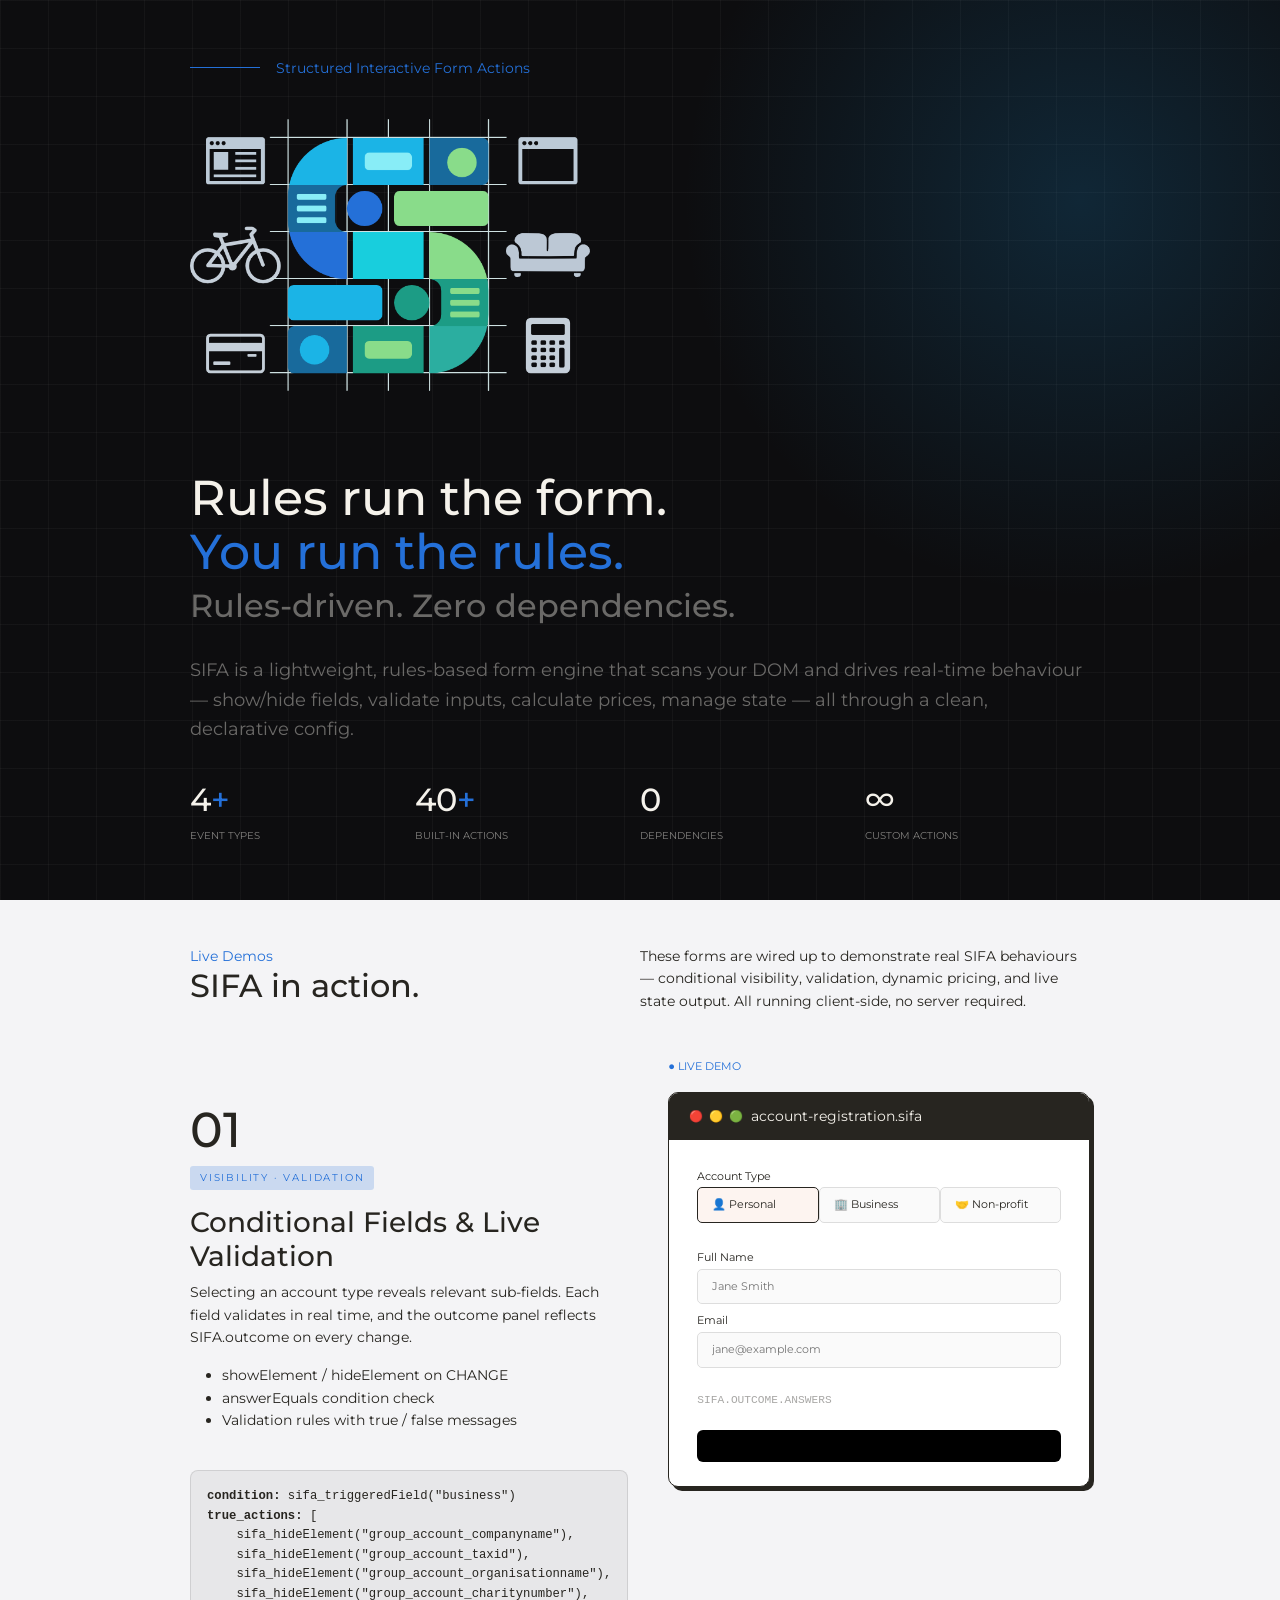
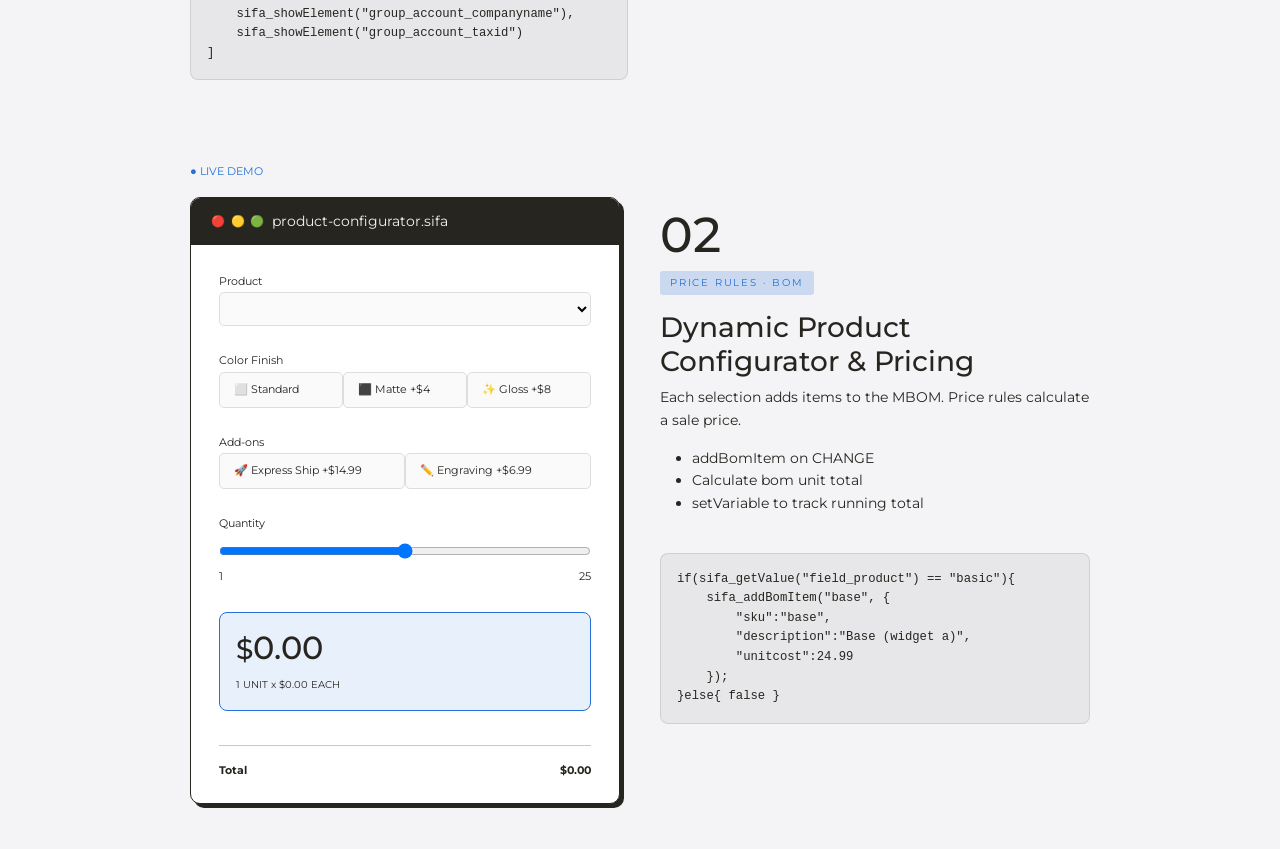
<file: index.html>
<!DOCTYPE html>
<html lang="en">
<head>
    <meta charset="UTF-8">
    <meta name="viewport" content="width=device-width, initial-scale=1.0">
    <title>SIFA</title>
    <link rel="icon" type="image/png" href="./demos/sifa_favicon.png">
    <script src="https://cdn.jsdelivr.net/npm/bootstrap@5.3.8/dist/js/bootstrap.min.js"></script>
    <link href="https://cdn.jsdelivr.net/npm/bootstrap@5.3.8/dist/css/bootstrap.min.css" rel="stylesheet">

    <link rel="preconnect" href="https://fonts.googleapis.com">
    <link rel="preconnect" href="https://fonts.gstatic.com" crossorigin>
    <link href="https://fonts.googleapis.com/css2?family=Jura:wght@300..700&family=Montserrat:ital,wght@0,100..900;1,100..900&family=Open+Sans:ital,wght@0,300..800;1,300..800&family=Poiret+One&family=Raleway:ital,wght@0,100..900;1,100..900&family=Roboto:ital,wght@0,100..900;1,100..900&family=Tajawal:wght@200;300;400;500;700;800;900&display=swap" rel="stylesheet">

    <style>
        :root{
            --accent-color: #2470d8;
            --page1-ink: #f5f2eb;
            --page2-ink: hsl(43, 10%, 14%);
            --page1-bg: #0d0d0f;
            --page2-bg: hsl(240, 9%, 96%);
        }
        body {
            font-size: 14px;
            line-height: 1.6;
            font-family: "Montserrat", sans-serif;
            font-optical-sizing: auto;
            font-weight: 400;
            font-style: normal;
            background: var(--page1-bg); 
            color: var(--page1-ink);
            overflow-x: hidden;
        }
        .page_width{
            max-width: 900px;
            width: 90%;
            margin: 0 auto;
        }
        .head_block{
            position: relative;
            inset: 0;
            background-image: linear-gradient(rgba(245, 242, 235, 0.04) 1px, transparent 1px), linear-gradient(90deg, rgba(245, 242, 235, 0.04) 1px, transparent 1px);
            background-size: 48px 48px;
        }
        .head_accent{
            position: absolute;
            width: 800px;
            height: 800px;
            border-radius: 50%;
            background: radial-gradient(circle, rgb(24 106 156 / 28%) 0%, transparent 70%);
            top: -200px;
            right: -200px;
            pointer-events: none;
        }
        .page_block{
            background: var(--page2-bg);
            color: var(--page2-ink);
        }
        .sample_block{
            display: grid;
            grid-template-columns: repeat(2, 1fr);
            gap: 40px;
        }
        .logo{
            max-width: 400px;
            width: 90%;
            margin: 40px 0 80px;
            display: flex;
        }
        h1{
            font-size: 3.5em;
            line-height: 1.1;
        }
        .demo-tag {
            font-size: 10px;
            letter-spacing: 0.18em;
            text-transform: uppercase;
            padding: 4px 10px;
            border-radius: 3px;
            margin-bottom: 16px;
            display: inline-block;
        }
        .tag-orange {
            background: hsla(215, 71%, 49%, 0.2);
            color: var(--accent-color);
        }
        .code_hint{
            background: rgba(0,0,0,0.05);
            padding: 16px;
            border-radius: 8px;
            border: 1px solid rgba(0, 0, 0, 0.1);
        }
        .live_form{
            background: white;
            border: 1.5px solid var(--page2-ink);
            border-radius: 10px;
            overflow: hidden;
            box-shadow: 4px 4px 0 var(--page2-ink);
        }
        .form-label {
            margin-bottom: .1rem;
        }
        .form-card-bar{
            background: var(--page2-ink);
            padding: 12px 20px;
            display: flex;
            align-items: center;
            gap: 8px;
        }
        .form-card-body {
            padding: 28px 28px 24px;
            font-size: 0.8em;
        }
        .form-card-body input, .form-card-body select{
            background: #fafafa;
            border: 1.5px solid #ddd;
            padding: 8px 14px;
            border-radius: 5px;
            box-sizing: border-box;
            width: 100%;
        }
        .radio-option:has(input:checked), .check-option:has(input:checked) {
            border-color: var(--accent);
            background: rgba(212, 68, 15, 0.06);
            color: var(--accent);
        }
        .radio-option, .check-option {
            display: flex;
            align-items: center;
            gap: 7px;
            padding: 8px 14px;
            border: 1.5px solid #ddd;
            border-radius: 5px;
            cursor: pointer;
            transition: all 0.15s;
            background: #fafafa;
            user-select: none;
        }
        .radio-option input, .check-option input {
            display: none;
        }
        .sifa-group{
            display: flex;
            flex-direction: column;
            margin-bottom: 8px;
        }
        .form-price{
            background: rgba(36, 112, 216, 0.1);
            border: 1.5px solid var(--accent-color);
            padding: 16px;
            border-radius: 8px;
            display: inline-block;
            width: 100%;
        }
        .validation-fail{
            padding: 8px;
        }
        .outcome-panel{
            margin-top: 20px;
            padding: 16px;
            background: black;
            border-radius: 6px;
            font-family: rgba(255,255,255,0.8) monospace;
            font-size: 11px;
            line-height: 1.6;
            color: rgba(245, 242, 235, 0.75);
        }

        @media screen and (max-width: 768px) {
            .sample_block{
                display: flex;
                flex-direction: column;
            }
            .sample-reverse{
                flex-direction: column-reverse;
            }
        }
    </style>
</head>
<body>
    <section class="head_block vw-100 vh-100" style="display: flex; align-items: center;">
        <span class="head_accent"></span>
        <div class="page_width">
            <p style="color:var(--accent-color); display: flex; align-items: center; gap: 16px;"><span style="background-color: var(--accent-color); height: 1px; width: 70px; display: inline-block;"></span> Structured Interactive Form Actions</p>
            <img src="./sifa_logo.png" alt="sifa logo" class="logo" />
            <h1>Rules run the form. <div style="color:#2470d8;">You run the rules.</div></h1>
            <h2 style="opacity: 0.4;">Rules-driven. Zero dependencies.</h2>
            <br/>
            <p style="font-size: 1.3em; opacity: 0.4;">
                SIFA is a lightweight, rules-based form engine that scans your DOM and drives real-time behaviour — show/hide fields, validate inputs, calculate prices, manage state — all through a clean, declarative config.
            </p>
            <br/>
            <div style="display:grid; grid-template-columns: repeat(4, 1fr); font-size: 0.7em;">
                <span>
                    <h2>4<span style="color:var(--accent-color);">+</span></h2><span style="opacity: 0.5;">EVENT TYPES</span>
                </span>
                <span>
                    <h2>40<span style="color:var(--accent-color);">+</span></h2><span style="opacity: 0.5;">BUILT-IN ACTIONS</span>
                </span>
                <span>
                    <h2>0</h2><span style="opacity: 0.5;">DEPENDENCIES</span>
                </span>
                <span>
                    <h2>∞</h2><span style="opacity: 0.5;">CUSTOM ACTIONS</span>
                </span>
            </div>
        </div>
    </section>
    <section class="page_block vw-100">
        <div class="page_width">
            <br/><br/>
            <div style="display:grid; grid-template-columns: 1fr 1fr;">
                <div>
                    <div style="color:var(--accent-color);">Live Demos</div>
                    <h2>SIFA in action.</h2>
                </div>
                <div>
                    These forms are wired up to demonstrate real SIFA behaviours — conditional visibility, validation, dynamic pricing, and live state output. All running client-side, no server required.
                </div>
            </div>
            <br/><br/>

            <section class="sample_block">
                <div>
                    <br/><br/>
                    <h1>01</h1>
                    <div class="demo-tag tag-orange">Visibility · Validation</div>
                    <h3>Conditional Fields & Live Validation</h3>
                    <p>
                        Selecting an account type reveals relevant sub-fields. Each field validates in real time, and the outcome panel reflects SIFA.outcome on every change.
                    </p>
                    <ul class="demo-features">
                        <li>showElement / hideElement on CHANGE</li>
                        <li>answerEquals condition check</li>
                        <li>Validation rules with true / false messages</li>
                    </ul>
                    <br/>
                    <pre class="code_hint">
<b>condition:</b> sifa_triggeredField("business")
<b>true_actions:</b> [
    sifa_hideElement("group_account_companyname"),
    sifa_hideElement("group_account_taxid"),
    sifa_hideElement("group_account_organisationname"),
    sifa_hideElement("group_account_charitynumber"),
    sifa_showElement("group_account_companyname"),
    sifa_showElement("group_account_taxid")
]</pre>
                </div>
                <div>
                    <p style="color:var(--accent-color); font-size: 0.8em;">● LIVE DEMO</p>
                    <div class="live_form">
                        <div class="form-card-bar">
                            <div style="display: flex; gap: 0.5em; font-size: 0.8em;">
                                <div>🔴</div>
                                <div>🟡</div>
                                <div>🟢</div>
                            </div>
                            <div style="color:var(--page1-ink);">account-registration.sifa</div>
                        </div>
                        <div class="form-card-body">
                            <div class="sifa-group" id="account_type">
                                <label class="form-label">Account Type</label>
                                <div style="display:grid; grid-template-columns: 1fr 1fr 1fr;">
                                    <label class="radio-option" data-val="personal">
                                        <input type="radio" name="account_type" value="personal"> 👤 Personal
                                    </label>
                                    <label class="radio-option" data-val="business">
                                        <input type="radio" name="account_type" value="business"> 🏢 Business
                                    </label>
                                    <label class="radio-option" data-val="nonprofit">
                                        <input type="radio" name="account_type" value="nonprofit"> 🤝 Non-profit
                                    </label>
                                </div>
                            </div>
                            <br/>

                            <!-- Shown for all -->
                            <div class="sifa-group" id="account_fullname">
                                <label class="form-label">Full Name</label>
                                <input type="text" class="form-input" id="d1-name" placeholder="Jane Smith">
                                <div id="d1-name-val"></div>
                            </div>

                            <!-- Business only -->
                            <div id="d1-business-fields" class="sifa-hidden">
                                <div class="sifa-group" id="account_companyname">
                                    <label class="form-label">Company Name</label>
                                    <input type="text" class="form-input" id="d1-company" placeholder="Acme Corp">
                                </div>
                                <div class="sifa-group" id="account_taxid">
                                    <label class="form-label">ABN / Tax ID</label>
                                    <input type="text" class="form-input" id="d1-abn" placeholder="12 345 678 901" maxlength="14">
                                    <div class="sifa-element validation-fail" id="val_taxid"></div>
                                </div>
                            </div>

                            <!-- Non-profit only -->
                            <div id="d1-nonprofit-fields" class="sifa-hidden">
                                <div class="sifa-group" id="account_organisationname">
                                    <label class="form-label">Organisation Name</label>
                                    <input type="text" class="form-input" id="d1-org" placeholder="Green Earth Foundation">
                                </div>
                                <div class="sifa-group" id="account_charitynumber">
                                    <label class="form-label">Charity Number</label>
                                    <input type="text" class="form-input" id="d1-charity" placeholder="CH-00001">
                                </div>
                            </div>

                            <div class="sifa-group" id="account_email">
                                <label class="form-label">Email</label>
                                <input type="email" class="form-input" id="d1-email" placeholder="jane@example.com">
                                <div class="sifa-element validation-fail" id="val_email"></div>
                            </div>

                            <!-- Outcome Panel -->
                            <div style="opacity: 0.4; font-family: monospace; text-transform: uppercase;">SIFA.outcome.answers</div>
                            <div class="outcome-panel" id="d1outcome"></div>
                        </div>
                    </div>
                </div>
            </section>

            <br/><br/><br/>
            <section class="sample_block sample-reverse">
                <div>
                    <p style="color:var(--accent-color); font-size: 0.8em;">● LIVE DEMO</p>
                    <div class="live_form">
                        <div class="form-card-bar">
                            <div style="display: flex; gap: 0.5em; font-size: 0.8em;">
                                <div>🔴</div>
                                <div>🟡</div>
                                <div>🟢</div>
                            </div>
                            <div style="color:var(--page1-ink);">product-configurator.sifa</div>
                        </div>
                        <div class="form-card-body">

                            <div class="sifa-group">
                                <label class="form-label">Product</label>
                                <div style="display:grid; grid-template-columns: 1fr;">
                                    <select name="product" id="d2-product" class="form-input">
                                        <option value="">Select a product</option>
                                        <option value="basic">Basic Widget</option>
                                        <option value="pro">Pro Widget</option>
                                        <option value="ultra">Ultra Widget</option>
                                    </select>
                                </div>
                            </div>
                            <br/>

                            <div class="sifa-group">
                                <label class="form-label">Color Finish</label>
                                <div style="display:grid; grid-template-columns: 1fr 1fr 1fr;">
                                    <label class="radio-option" data-val="standard">
                                        <input type="radio" name="color" value="standard"> ⬜ Standard
                                    </label>
                                    <label class="radio-option" data-val="matte">
                                        <input type="radio" name="color" value="matte"> ⬛ Matte +$4
                                    </label>
                                    <label class="radio-option" data-val="gloss">
                                        <input type="radio" name="color" value="gloss"> ✨ Gloss +$8
                                    </label>
                                </div>
                            </div>
                            <br/>

                            <div class="sifa-group">
                                <label class="form-label">Add-ons</label>
                                <div style="display:grid; grid-template-columns: 1fr 1fr;">
                                    <label class="radio-option" data-val="eship">
                                        <input type="checkbox" name="extra1" value="eship"> 🚀 Express Ship +$14.99
                                    </label>
                                    <label class="radio-option" data-val="engraving">
                                        <input type="checkbox" name="extra2" value="engraving"> ✏️ Engraving +$6.99
                                    </label>
                                </div>
                            </div>
                            <br/>

                            <div class="sifa-group">
                                <label class="form-label">Quantity</label>
                                <div style="display:grid; grid-template-columns: 1fr;">
                                    <input type="range" min="1" max="25" step="1" value="1" id="d2-quantity">
                                    <div style="display: grid; grid-template-columns: 1fr 1fr;">
                                        <span style="text-align: left;">1</span>
                                        <span style="text-align: right;">25</span>
                                    </div>
                                </div>
                            </div>
                            <br/>

                            <div class="form-price">
                                <h2><small>$</small><span id="unitpriceplus">0.00</span></h2>
                                <small><span id="unitqty">1</span> UNIT x $<span id="unitprice">0.00</span> EACH</small>
                            </div>
                            <br/><br/>
                            <div id="bomlist"></div>
                            <hr/>
                            <div style="display: grid; grid-template-columns: 1fr 1fr; font-weight: bold;">
                                <span style="text-align: left;">Total</span>
                                <span style="text-align: right;" id="totalprice">$0.00</span>
                            </div>
                        </div>
                    </div>
                </div>
                <div>
                    <br/><br/>
                    <h1>02</h1>
                    <div class="demo-tag tag-orange">PRICE RULES · BOM</div>
                    <h3>Dynamic Product Configurator & Pricing</h3>
                    <p>
                        Each selection adds items to the MBOM. Price rules calculate a sale price.
                    </p>
                    <ul class="demo-features">
                        <li>addBomItem on CHANGE</li>
                        <li>Calculate bom unit total</li>
                        <li>setVariable to track running total</li>
                    </ul>
                    <br/>
                    <pre class="code_hint">
if(sifa_getValue("field_product") == "basic"){
    sifa_addBomItem("base", {
        "sku":"base", 
        "description":"Base (widget a)", 
        "unitcost":24.99
    });
}else{ false }</pre>
                </div>
                
            </section>
            <br/><br/>
        </div>
    </section>

    <script type="module">
        import SifaEngine from '../sifa.engine.js';

        new SifaEngine({
            debug: false,
            events: {
                CHANGE: (target, outcome) => {
                    // Display the current answers in the outcome panel
                    let d1outcome = document.getElementById("d1outcome");
                    d1outcome.innerHTML = SIFA.outcome.answers!='null' ? "{" + Object.entries(SIFA.outcome.answers).map(([key, val]) => val!==null ? `<div> &nbsp; &nbsp; <span style="color:#7ec8a4;">"${key}"</span> : <span style="color:#c792ea;">"${val}"</span></div>` : '').join('') + "}" : null;
                
                    // build BOM on screen
                    let total = 0;
                    let bomlist = document.getElementById("bomlist");
                    bomlist.innerHTML = Object.keys(SIFA.outcome.mbom).length > 0 ? `<ul>${Object.values(SIFA.outcome.mbom).map(item => `<li>${item.description} - $${item.unitcost}</li>`).join('')}</ul>` : '';
                    total = Object.values(SIFA.outcome.mbom).reduce((acc, item) => acc + item.unitcost, 0);

                    let totalprice = document.getElementById("totalprice");
                    let unitprice = document.getElementById("unitprice");
                    let unitpriceplus = document.getElementById("unitpriceplus");
                    let unitqty = document.getElementById("unitqty");
                    let qty = SIFA.outcome.answers.field_d2_quantity ? parseInt(SIFA.outcome.answers.field_d2_quantity) : 1;
                    unitqty.innerHTML = qty;
                    unitprice.innerHTML = total.toFixed(2);
                    unitpriceplus.innerHTML = (total * qty).toFixed(2);
                    totalprice.innerHTML = `$${(total * qty).toFixed(2)}`;
                }
            },
            rules: [
                {
                    event: 'LOAD',
                    enable: true,
                    priority: 0,
                    desc: 'reg form, pre set  option',
                    rules: [
                        {
                            ref: 'reg_preset',
                            enable: true,
                            priority: 0,
                            active: 'true',
                            condition: 'true',
                            true_actions: [
                                'sifa_hideElement("group_account_companyname")',
                                'sifa_hideElement("group_account_taxid")',
                                'sifa_hideElement("group_account_organisationname")',
                                'sifa_hideElement("group_account_charitynumber")',
                                'sifa_setValue("field_account_type", "personal")'
                            ],
                            false_actions: []
                        }
                    ]
                },
                {
                    event: 'CHANGE',
                    enable: true,
                    priority: 0,
                    desc: 'show / hide fields based on account type',
                    rules: [
                        {
                            ref: 'account_type_change',
                            enable: true,
                            priority: 0,
                            active: 'sifa_triggeredField("personal")',
                            condition: 'true',
                            true_actions: [
                                'sifa_hideElement("group_account_companyname")',
                                'sifa_hideElement("group_account_taxid")',
                                'sifa_hideElement("group_account_organisationname")',
                                'sifa_hideElement("group_account_charitynumber")',
                            ],
                            false_actions: []
                        },
                        {
                            ref: 'account_type_change',
                            enable: true,
                            priority: 0,
                            active: 'sifa_triggeredField("business")',
                            condition: 'true',
                            true_actions: [
                                'sifa_hideElement("group_account_companyname")',
                                'sifa_hideElement("group_account_taxid")',
                                'sifa_hideElement("group_account_organisationname")',
                                'sifa_hideElement("group_account_charitynumber")',
                                'sifa_showElement("group_account_companyname")',
                                'sifa_showElement("group_account_taxid")'
                            ],
                            false_actions: []
                        },
                        {
                            ref: 'account_type_change',
                            enable: true,
                            priority: 0,
                            active: 'sifa_triggeredField("nonprofit")',
                            condition: 'true',
                            true_actions: [
                                'sifa_hideElement("group_account_companyname")',
                                'sifa_hideElement("group_account_taxid")',
                                'sifa_hideElement("group_account_organisationname")',
                                'sifa_hideElement("group_account_charitynumber")',
                                'sifa_showElement("group_account_organisationname")',
                                'sifa_showElement("group_account_charitynumber")'
                            ],
                            false_actions: []
                        }
                    ]
                },
                {
                    event: 'CHANGE',
                    enable: true,
                    priority: 0,
                    desc: 'TAXID validation visual feedback',
                    rules: [
                        {
                            ref: 'TAXID_VALIDATION',
                            enable: true,
                            priority: 0,
                            active: 'sifa_triggeredField("field_d1_abn")',
                            condition: 'sifa_length(sifa_getValue("field_d1_abn"))>=8',
                            true_actions: [
                                'sifa_showElement("ele_val_taxid")',
                                'sifa_setElementText("ele_val_taxid", "✓ ABN format valid")',
                                'sifa_setElementStyle("ele_val_taxid", "color", "rgba(0, 128, 0, 1)")',
                                'sifa_setElementStyle("ele_val_taxid", "background", "rgba(0, 128, 0, 0.08)")',
                                'sifa_setElementStyle("ele_val_taxid", "border", "1px solid rgba(0, 128, 0, 0.2)")'
                            ],
                            false_actions: [
                                'sifa_showElement("ele_val_taxid")',
                                'sifa_setElementText("ele_val_taxid", "✗ ABN needs 8 digits")',
                                'sifa_setElementStyle("ele_val_taxid", "color", "rgba(212, 68, 15, 1)")',
                                'sifa_setElementStyle("ele_val_taxid", "background", "rgba(212, 68, 15, 0.08)")',
                                'sifa_setElementStyle("ele_val_taxid", "border", "1px solid rgba(212, 68, 15, 0.2)")'
                            ]
                        }
                    ]
                },
                {
                    event: 'CHANGE',
                    enable: true,
                    priority: 0,
                    desc: 'Email validation visual feedback',
                    rules: [
                        {
                            ref: 'EMAIL_VALIDATION',
                            enable: true,
                            priority: 0,
                            active: 'sifa_triggeredField("field_d1_email")',
                            condition: 'sifa_checkPattern(sifa_getValue("field_d1_email"), "^[a-zA-Z0-9._%+-]+@[a-zA-Z0-9.-]+\.[a-zA-Z]{2,}$")',
                            true_actions: [
                                'sifa_showElement("ele_val_email")',
                                'sifa_setElementText("ele_val_email", "✓ Email format valid")',
                                'sifa_setElementStyle("ele_val_email", "color", "rgba(0, 128, 0, 1)")',
                                'sifa_setElementStyle("ele_val_email", "background", "rgba(0, 128, 0, 0.08)")',
                                'sifa_setElementStyle("ele_val_email", "border", "1px solid rgba(0, 128, 0, 0.2)")'
                            ],
                            false_actions: [
                                'sifa_showElement("ele_val_email")',
                                'sifa_setElementText("ele_val_email", "✗ Email format invalid")',
                                'sifa_setElementStyle("ele_val_email", "color", "rgba(212, 68, 15, 1)")',
                                'sifa_setElementStyle("ele_val_email", "background", "rgba(212, 68, 15, 0.08)")',
                                'sifa_setElementStyle("ele_val_email", "border", "1px solid rgba(212, 68, 15, 0.2)")'
                            ]
                        }
                    ]
                },
                {
                    event: 'CHANGE',
                    enable: true,
                    priority: 0,
                    desc: 'Product selection visual feedback',
                    rules: [
                        {
                            ref: 'PRODUCT_SELECTION',
                            enable: true,
                            priority: 0,
                            active: 'sifa_triggeredField("field_product")',
                            condition: 'sifa_inputHasValue("field_product")',
                            true_actions: [
                                'sifa_getValue("field_product") == "basic" ? sifa_addBomItem("base", {"sku":"base", "description":"Base (widget a)", "unitcost":24.99}) : false',
                                'sifa_getValue("field_product") == "pro" ? sifa_addBomItem("base", {"sku":"base", "description":"Base (widget b)", "unitcost":54.99}) : false',
                                'sifa_getValue("field_product") == "ultra" ? sifa_addBomItem("base", {"sku":"base", "description":"Base (widget b)", "unitcost":119.99}) : false'
                            ],
                            false_actions: [
                                'sifa_removeBomItem("base")'
                            ]
                        },
                        {
                            ref: 'COLOR_SELECTION',
                            enable: true,
                            priority: 0,
                            active: 'sifa_triggeredField("matte") || sifa_triggeredField("gloss")',
                            condition: 'sifa_inputHasValue("field_color")',
                            true_actions: [
                                'sifa_answerContains("field_color", "matte") ? sifa_addBomItem("finish", {"sku":"finish", "description":"Finish (matte)", "unitcost":4.00}) : false',
                                'sifa_answerContains("field_color", "gloss") ? sifa_addBomItem("finish", {"sku":"finish", "description":"Finish (gloss)", "unitcost":8.00}) : false',
                            ],
                            false_actions: [
                                'sifa_removeBomItem("finish")'
                            ]
                        },
                        {
                            ref: 'ADDONS_SELECTION',
                            enable: true,
                            priority: 0,
                            active: 'sifa_triggeredField("eship") || sifa_triggeredField("engraving")',
                            condition: 'true',
                            true_actions: [
                                'sifa_answerContains("field_extra1", "eship") ? sifa_addBomItem("addon1", {"sku":"addon1", "description":"E-Ship", "unitcost":4.00}) : sifa_removeBomItem("addon1")',
                                'sifa_answerContains("field_extra2", "engraving") ? sifa_addBomItem("addon2", {"sku":"addon2", "description":"Engraving", "unitcost":8.00}) : sifa_removeBomItem("addon2")',
                            ],
                            false_actions: []
                        }
                    ]
                }
            ]
        });

        // checkPattern(string, pattern)

        console.log(SIFA);
    </script>
</body>
</html>
</file>
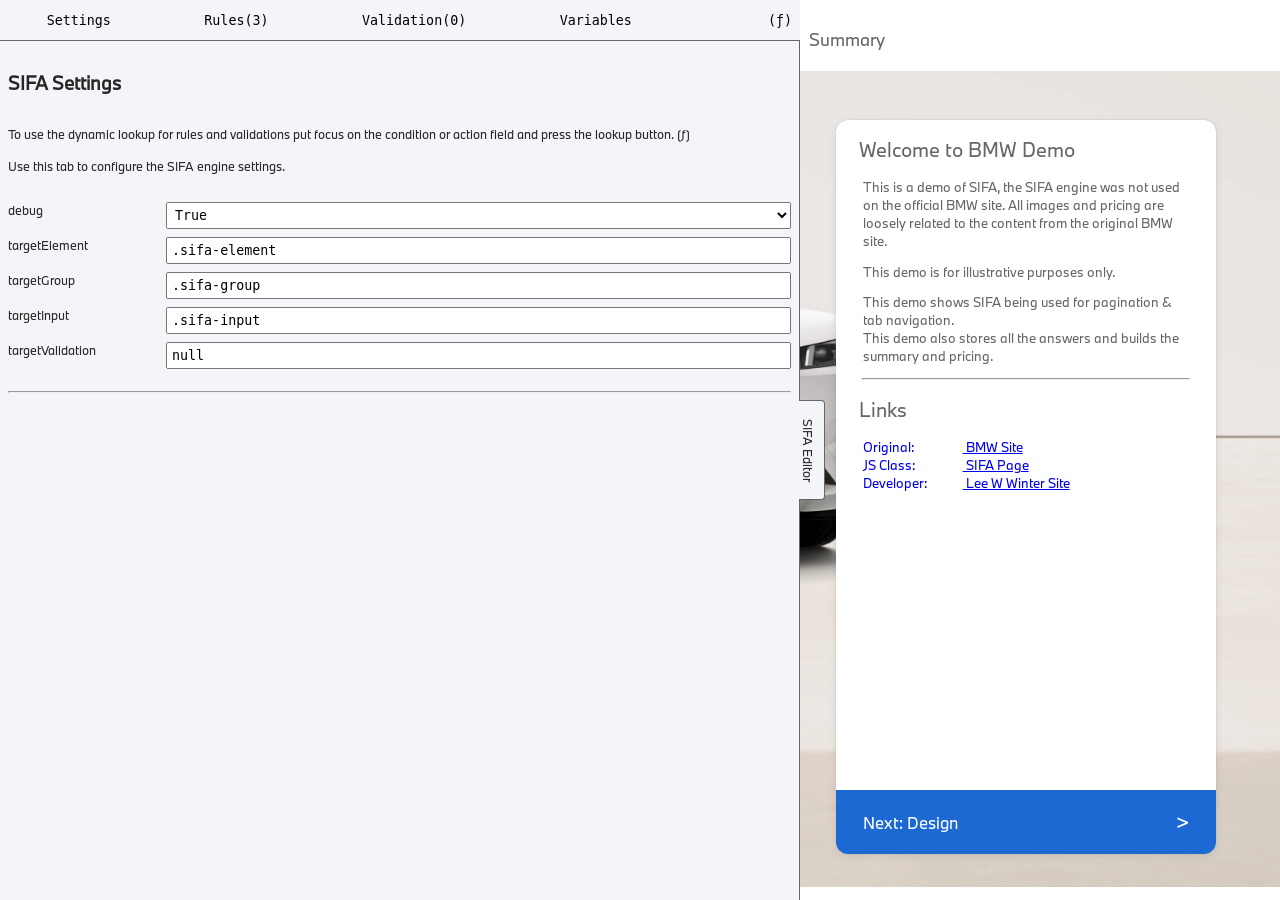
<file: demos/bmw.html>
<!DOCTYPE html>
<html lang="en">
<head>
    <meta charset="UTF-8">
    <meta name="viewport" content="width=device-width, initial-scale=1.0">
    <link rel="icon" type="image/png" href="./sifa_favicon.png">
    <title>SIFA | BMW Demo</title>

    <style>
        @font-face {
            font-display: swap;
            font-family: "bmwTypeNextWeb";
            font-weight: 300;
            src: url(./bmw_resources/BMWTypeNext-Regular.woff2) format("woff2");
        }
        * {
            font-family: "bmwTypeNextWeb";
        }
        body{
            margin: 0;
            padding: 0;
        }
        strong{
            font-weight: bold;
            font-size: 1.1em;
            color: #000;
        }
        .cpq_window{
            display: block;
            position: fixed;
            background-color: white;
            width: 100%;
            height: 100%;
        }
        .pagination{
            display: flex;
            flex-direction: row;
            gap: 10px;
            justify-content: center;
            padding: 16px 16px 0px 16px;
        }
        .pagination button{
            padding: 12px 8px 16px 8px;
            text-decoration: none;
            color: #666;
            transition: color .2s ease-in-out;
            white-space: nowrap;
            background-color: transparent;
            border:none;
            border-bottom: 4px solid transparent;
            font-size: 17px;
        }
        .pagination .activebutton{
            color: #000;
            border-bottom: 4px solid #000;
        }

        .cpqblock{
            width: 100%;
            height: calc(100% - 84px);
            background-image: url(./bmw_resources/cosysec_sport.webp);
            background-position: top left;
            background-size: cover;
            background-repeat: no-repeat;
            position: relative;
            transition: 0.3s ease-in-out;
            max-width: 2000px;
            margin: auto;
        }
        #option_block{
            position: absolute;
            box-sizing: border-box;
            overflow: hidden;
            border-radius: 12px;
            background-color: #fff;
            box-shadow: 0 0 1px #00000047, 0 2px 8px #00000014;
            width: 380px;
            margin: auto;
            right: 5%;
            bottom: 4%;
            top: 6%;
        }
        #option_block h2{
            padding: 0 6%;
            font-weight: lighter;
            color: #666;
            font-size: 1.2em;
        }
        .option_nav_button{
            position: absolute;
            bottom: 0;
            left: 0;
            right: 0;
            background-color: #1c69d3;
            color: white;
            font-weight: 400;
            width: 100%;
            padding: 5% 7%;
            margin: 0;
            border: none;
            text-align: left;
            cursor: pointer;
            display: flex;
            justify-content: space-between;
            align-items: center;
            font-size: 1em;
            transition: 0.3s ease-in-out;
        }
        .option_nav_button:hover{
            background-color: #1d55a2;
        }
        .option_nav_button::after{
            content: '>';
            font-size: 1.2em;
        }
        .info_option{
            position: relative;
            margin-bottom: 12px;
        }

        .info_option label{
            font-size: 12px;
            font-weight: lighter;
            color: #666;
            border: 2px solid #e6e6e6;
            border-radius: 4px;
            width: calc(100% - 20px);
            display: block;
            margin: auto;
            box-sizing: border-box;
            padding: 5%;
            position: relative;
            transition: 0.3s ease-in-out;
        }
        .info_option label:hover{
            background-color: hsla(0, 0%, 95%, 0.8);
        }
        .info_option input{
            position: absolute;
            top: 10px;
            right: 19px;
            width: 20px;
            height: 20px;
        }
        .info_option input[type="radio"]:checked + label{
            border-color: #000;
        }
        .option_block_body{
            padding: 0% 7%;
            font-weight: lighter;
            color: #666;
            font-size: 0.8em;
        }
        .option_block_body .sifa-input{
            display: flex;
            flex-direction: row-reverse;
            gap: 12px;
            align-items: center;
            justify-content: flex-end;
        }
        .option_block_body label{
            cursor: pointer;
            width: 100%;
            padding: 3%;
        }
        .option_block_body label:hover{
            background-color: hsla(0, 0%, 95%, 0.8);
        }


        .title_block{
            position: absolute;
            display: grid;
            bottom: 9%;
            left: 5%;
            grid-template-columns: auto 245px;
            align-items: end;
            right: 542px;
        }
        .msrp_price{
            font-size: 2.1875rem;
            font-weight: bold;
            color: #000000;
        }

        .wheel_view, .interior_view{
            position: relative;
            top: 0;
            left: 0;
            right: 0;
            bottom: 0;
            background-position: center;
            background-size: 100%;
            background-repeat: no-repeat;
            width: calc(100% - 10%);
            margin: auto;
            aspect-ratio: 1.7;
            overflow: hidden;
            border-radius: 8px;
            border: 1px solid #e1e1e1;
            margin-top: 16px;
            transition: 0.7s ease-in-out;
        }
        .wheel_view:hover{
            background-size: 200%;
            background-position: center;
        }
        .interior_view:hover{
            background-size: 200%;
            background-position: center bottom;
        }
        .sum_link{
            display: flex;
            box-sizing: border-box;
            align-items: center;
            justify-content: space-between;
            width: 100%;
            padding: 16px;
            flex: 1 0 0;
            border-radius: 3px;
            background: #221f1f;
            border: none;
            color: #fff;
            text-align: left;
            cursor: pointer;
            transition: background-color .2s ease;
            text-decoration: none;
        }

    </style>
</head>
<body>
    
    <section class="cpq_window">
        <div class="pagination sifa-input">
            <button class="nav_button activebutton" id="to_info">Welcome</button>
            <button class="nav_button" id="to_design">Design</button>
            <button class="nav_button " id="to_color">Color</button>
            <button class="nav_button " id="to_wheels">Wheels</button>
            <button class="nav_button " id="to_interior">Interior</button>
            <button class="nav_button " id="to_summary">Summary</button>
        </div>

        <div class="cpqblock sifa-group" id="cpqblock">

            <section class="title_block">
                <div>
                    <div class="sifa-group" id="title_type" style="font-weight: lighter; font-size: 0.9em; margin-bottom: 4px;"></div>
                    <div class="sifa-group" id="title_desc" style="font-weight: lighter; font-size: 1.6rem;">Choose your vehicle design.</div>
                </div>
                <div style="display: flex; flex-direction: column; align-items: flex-end;">
                    <div style="font-weight: lighter; font-size: 0.9em;">MSRP as built</div>
                    <div class="sifa-group msrp_price" id="msrp">$0</div>
                </div>
            </section>

            <section id="option_block">
                <div class="sifa-group" id="welcome" style="display: block;">
                    <h2>Welcome to BMW Demo</h2>
                    <p class="option_block_body">This is a demo of SIFA, the SIFA engine was not used on the official BMW site. All images and pricing are loosely related to the content from the original BMW site.</p>
                    <p class="option_block_body">This demo is for illustrative purposes only.</p>
                    <p class="option_block_body">This demo shows SIFA being used for pagination & tab navigation. <br/>This demo also stores all the answers and builds the summary and pricing.</p>
                    <hr style="width:86%;">
                    <h2>Links</h2>
                    <p class="option_block_body">
                        <a href="https://www.bmwusa.com/build-your-own.html#/studio/fuvxunrb/design" target="_blank"><span style="width: 100px; display: inline-block;">Original:</span> BMW Site</a> <br/>
                        <a href="https://lwinter.tech/devproj/sifa/index.html" target="_blank"><span style="width: 100px; display: inline-block;">JS Class:</span> SIFA Page</a> <br/>
                        <a href="https://lwinter.tech" target="_blank"><span style="width: 100px; display: inline-block;">Developer:</span> Lee W Winter Site</a>
                    </p>
                    <button class="option_nav_button" id="welcome_next">Next: Design </button>
                </div>

                <div class="sifa-group" id="design">
                    <h2>Choose your look</h2>
                    <div class="info_option sifa-input">
                        <input type="radio" id="sport" name="look" value="sport">
                        <label for="sport">
                            <div>Sport</div>
                            <div>Distinctive design</div>
                            <div><strong>$0</strong></div>
                            <hr>
                            <p>
                            Includes: <br/>
                            <ul>
                                    <li>20" Aero Frozen Dark Grey Wheels</li>
                                    <li>Titanium Bronze Interior Trim</li>
                                    <li>Sport Steering Wheel</li>
                                    <li>Sport Seats</li>
                                    <li>Driving Assistant with Frontal Collision Mitigation, Active Blind Spot and Lane Keeping Assistant</li>
                                </ul>
                            </p>
                        </label>
                    </div>
                    <div class="info_option sifa-input">
                        <input type="radio" id="msporty" name="look" value="msporty">
                        <label for="msporty">
                            <div>M Sport</div>
                            <div>Motorsport Form</div>
                            <div><strong>$4,500</strong></div>
                            <hr>
                            <p>
                            Includes: <br/>
                            <ul>
                                    <li>21" M Aero Bicolor Wheels</li>
                                    <li>M Dark Silver Interior Trim</li>
                                    <li>M steering wheel</li>
                                    <li>M Multi-Functional Seats</li>
                                    <li>M Sport Brakes with Blue Calipers</li>
                                    <li>Driving Assistant with Frontal Collision Mitigation, Active Blind Spot and Lane Keeping Assistant</li>
                                </ul>
                            </p>
                        </label>
                    </div>
                    <button class="option_nav_button" id="design_next">Next: Color</button>
                </div>

                <div class="sifa-group" id="color">
                    <h2>Choose your color</h2>
                    <div class="option_block_body">
                        <div class="sifa-input">
                            <label for="alpine_color">
                                <div>Alpine White</div>
                                <div><strong>$0</strong></div>
                            </label>
                            <input type="radio" id="alpine_color" name="color" value="alpine_color">
                        </div>
                        <div class="sifa-input">
                            <label for="mwhite_color">
                                <div>Mineral White Metalic</div>
                                <div><strong>$0</strong></div>
                            </label>
                            <input type="radio" id="mwhite_color" name="color" value="mwhite_color">
                        </div>
                        <div class="sifa-input">
                            <label for="rmblue_color">
                                <div>Arctic Race Blue metallic</div>
                                <div><strong>$0</strong></div>
                            </label>
                            <input type="radio" id="rmblue_color" name="color" value="rmblue_color">
                        </div>
                        <div class="sifa-input">
                            <label for="rmred_color">
                                <div>Aventurin Red Metallic</div>
                                <div><strong>$0</strong></div>
                            </label>
                            <input type="radio" id="rmred_color" name="color" value="rmred_color">
                        </div>
                        <div class="sifa-input">
                            <label for="rmsilver_color">
                                <div>Space Silver Metallic</div>
                                <div><strong>$0</strong></div>
                            </label>
                            <input type="radio" id="rmsilver_color" name="color" value="rmsilver_color">
                        </div>
                        <div class="sifa-input">
                            <label for="stormbay_color">
                                <div>Storm Bay Metallic</div>
                                <div><strong>$1,950</strong></div>
                            </label>
                            <input type="radio" id="stormbay_color" name="color" value="stormbay_color">
                        </div>
                    </div>
                    <button class="option_nav_button" id="color_next">Next: Wheels</button>
                </div>

                <div class="sifa-group" id="wheels">
                    <h2>Choose your wheels</h2>
                    <div class="option_block_body">
                        <div class="sifa-input">
                            <label for="1002_Wheels">
                                <div>20" Aaro 1002 Wheels</div>
                                <div><strong>$0</strong></div>
                            </label>
                            <input type="radio" id="1002_Wheels" name="wheels" value="1002_Wheels">
                        </div>
                        <div class="sifa-input">
                            <label for="1012_Wheels">
                                <div>20" Aaro Bicolor 1012 Wheels</div>
                                <div><strong>$800</strong></div>
                            </label>
                            <input type="radio" id="1012_Wheels" name="wheels" value="1012_Wheels">
                        </div>
                        <div class="sifa-input">
                            <label for="1021_Wheels">
                                <div>22" Aaro Bicolor 1021 Wheels</div>
                                <div><strong>$1,800</strong></div>
                            </label>
                            <input type="radio" id="1021_Wheels" name="wheels" value="1021_Wheels">
                        </div>
                    </div>
                    <div class="sifa-group wheel_view" id="wheel_view"></div>
                    <button class="option_nav_button" id="wheels_next">Next: Interior</button>
                </div>

                <div class="sifa-group" id="interior">
                    <h2>Choose your interior</h2>
                    <div class="option_block_body">
                        <div class="sifa-input">
                            <label for="int_oyster">
                                <div>Oyster Interior</div>
                                <div><strong>$0</strong></div>
                            </label>
                            <input type="radio" id="int_oyster" name="interior" value="int_oyster">
                        </div>
                        <div class="sifa-input">
                            <label for="int_mocha">
                                <div>Mocha Interior</div>
                                <div><strong>$0</strong></div>
                            </label>
                            <input type="radio" id="int_mocha" name="interior" value="int_mocha">
                        </div>
                        <div class="sifa-input">
                            <label for="int_black">
                                <div>Black Interior</div>
                                <div><strong>$0</strong></div>
                            </label>
                            <input type="radio" id="int_black" name="interior" value="int_black">
                        </div>
                        <div class="sifa-input">
                            <label for="int_amido">
                                <div>Amido Interior</div>
                                <div><strong>$3,500</strong></div>
                            </label>
                            <input type="radio" id="int_amido" name="interior" value="int_amido">
                        </div>
                        <div class="sifa-input">
                            <label for="int_chestnut">
                                <div>Chestnut Interior</div>
                                <div><strong>$3,500</strong></div>
                            </label>
                            <input type="radio" id="int_chestnut" name="interior" value="int_chestnut">
                        </div>
                    </div>
                    <div class="sifa-group interior_view" id="interior_view"></div>
                    <button class="option_nav_button" id="interior_next">Next: Summary</button>
                </div>

                <div class="sifa-group" id="summary">
                    <h2>Summary</h2>
                    <div class="sifa-group option_block_body" id="summary_notes"></div>
                </div>
            </section>
        </div>
    </section>

    <script type="module">
        const imagePaths = [
            './bmw_resources/cosysec_sport.webp',
            './bmw_resources/cosysec_msport.webp',
            './bmw_resources/cosysec_sport_alpine_color.webp',
            './bmw_resources/cosysec_sport_mwhite_color.webp',
            './bmw_resources/cosysec_sport_rmblue_color.webp',
            './bmw_resources/cosysec_sport_rmred_color.webp',
            './bmw_resources/cosysec_sport_rmsilver_color.webp',
            './bmw_resources/cosysec_sport_stormbay_color.webp',
            './bmw_resources/cosysec_msport_alpine_color.webp',
            './bmw_resources/cosysec_msport_mwhite_color.webp',
            './bmw_resources/cosysec_msport_rmblue_color.webp',
            './bmw_resources/cosysec_msport_rmred_color.webp',
            './bmw_resources/cosysec_msport_rmsilver_color.webp',
            './bmw_resources/cosysec_msport_stormbay_color.webp',
            './bmw_resources/1002_Wheels.webp',
            './bmw_resources/1012_Wheels.webp',
            './bmw_resources/1021_Wheels.webp',
            './bmw_resources/int_oyster.webp',
            './bmw_resources/int_mocha.webp',
            './bmw_resources/int_black.webp',
            './bmw_resources/int_amido.webp',
            './bmw_resources/int_chestnut.webp'
        ];

        imagePaths.forEach(src => {
            const img = new Image();
            img.src = src;
        });

        import SifaEngine from '../sifa.engine.js';

        new SifaEngine({
            editMode: true,
            debug: true,
            rules: [
                {
                    event: 'LOAD',
                    enable: true,
                    priority: 0,
                    rules: [
                        {
                            ref: 'initial_state',
                            enable: true,
                            priority: 0,
                            active: 'true',
                            condition: 'true',
                            true_actions: [
                                'sifa_setVariable("msrp_price", 81950)',
                                'sifa_setElementText("group_msrp", "$" + sifa_getVariable("msrp_price").toLocaleString())',
                                'sifa_hideElement("group_design"); sifa_hideElement("group_color"); sifa_hideElement("group_wheels"); sifa_hideElement("group_interior"); sifa_hideElement("group_summary")',
                            ],
                            false_actions: []
                        }
                    ]
                },
                {
                    event: 'CLICK',
                    enable: true,
                    priority: 0,
                    rules: [
                        {
                            ref: 'navigate_to_info',
                            enable: true,
                            priority: 0,
                            active: 'sifa_triggeredField("button_to_info")',
                            condition: 'true',
                            true_actions: [
                                'sifa_hideElement("group_welcome"); sifa_hideElement("group_design"); sifa_hideElement("group_color"); sifa_hideElement("group_wheels"); sifa_hideElement("group_interior"); sifa_hideElement("group_summary")',
                                'sifa_showElement("group_welcome")'
                            ],
                            false_actions: []
                        },
                        {
                            ref: 'navigate_to_design',
                            enable: true,
                            priority: 0,
                            active: 'sifa_triggeredField("button_welcome_next") || sifa_triggeredField("button_to_design")',
                            condition: 'true',
                            true_actions: [
                                'sifa_hideElement("group_welcome"); sifa_hideElement("group_design"); sifa_hideElement("group_color"); sifa_hideElement("group_wheels"); sifa_hideElement("group_interior"); sifa_hideElement("group_summary")',
                                'sifa_showElement("group_design")',
                                'sifa_removeClass("button_to_info", "activebutton"); sifa_setClass("button_to_design", "activebutton")'
                            ],
                            false_actions: []
                        },
                        {
                            ref: 'navigate_to_color',
                            enable: true,
                            priority: 0,
                            active: 'sifa_triggeredField("button_design_next") || sifa_triggeredField("button_to_color")',
                            condition: 'true',
                            true_actions: [
                                'sifa_hideElement("group_welcome"); sifa_hideElement("group_design"); sifa_hideElement("group_color"); sifa_hideElement("group_wheels"); sifa_hideElement("group_interior"); sifa_hideElement("group_summary")',
                                'sifa_showElement("group_color")',
                                'sifa_removeClass("button_to_design", "activebutton"); sifa_setClass("button_to_color", "activebutton")',

                                'sifa_getValue("field_look")=="sport" ? sifa_setElementStyle("group_cpqblock", "backgroundImage", "url(./bmw_resources/cosysec_sport_alpine_color.webp)") : null;',
                                'sifa_getValue("field_look")=="msporty" ? sifa_setElementStyle("group_cpqblock", "backgroundImage", "url(./bmw_resources/cosysec_msport_alpine_color.webp)") : null;',
                                'sifa_setValue("field_color", "alpine_color")'
                            ],
                            false_actions: []
                        },
                        {
                            ref: 'navigate_to_wheels',
                            enable: true,
                            priority: 0,
                            active: 'sifa_triggeredField("button_color_next") || sifa_triggeredField("button_to_wheels")',
                            condition: 'true',
                            true_actions: [
                                'sifa_hideElement("group_welcome"); sifa_hideElement("group_design"); sifa_hideElement("group_color"); sifa_hideElement("group_wheels"); sifa_hideElement("group_interior"); sifa_hideElement("group_summary")',
                                'sifa_showElement("group_wheels")',
                                'sifa_removeClass("button_to_color", "activebutton"); sifa_setClass("button_to_wheels", "activebutton")'
                            ],
                            false_actions: []
                        },
                        {
                            ref: 'navigate_to_interior',
                            enable: true,
                            priority: 0,
                            active: 'sifa_triggeredField("button_wheels_next") || sifa_triggeredField("button_to_interior")',
                            condition: 'true',
                            true_actions: [
                                'sifa_hideElement("group_welcome"); sifa_hideElement("group_design"); sifa_hideElement("group_color"); sifa_hideElement("group_wheels"); sifa_hideElement("group_interior"); sifa_hideElement("group_summary")',
                                'sifa_showElement("group_interior")',
                                'sifa_removeClass("button_to_wheels", "activebutton"); sifa_setClass("button_to_interior", "activebutton")',
                                'sifa_setValue("field_interior", "int_oyster")',
                                'sifa_getValue("field_interior")=="int_oyster" ? sifa_setElementStyle("group_interior_view", "backgroundImage", "url(./bmw_resources/int_oyster.webp)") : null;',
                            ],
                            false_actions: []
                        },
                        {
                            ref: 'navigate_to_summary',
                            enable: true,
                            priority: 0,
                            active: 'sifa_triggeredField("button_interior_next") || sifa_triggeredField("button_to_summary")',
                            condition: 'true',
                            true_actions: [
                                'sifa_hideElement("group_welcome"); sifa_hideElement("group_design"); sifa_hideElement("group_color"); sifa_hideElement("group_wheels"); sifa_hideElement("group_interior"); sifa_hideElement("group_summary")',
                                'sifa_showElement("group_summary")',
                                'sifa_removeClass("button_to_interior", "activebutton"); sifa_setClass("button_to_summary", "activebutton")'
                            ],
                            false_actions: []
                        },
                    ]
                },
                {
                    event: 'CHANGE',
                    enable: true,
                    priority: 0,
                    rules: [
                        {
                            ref: 'initial_state',
                            enable: true,
                            priority: 0,
                            active: 'true',
                            condition: 'true',
                            true_actions: [
                                // Set Titles based on Design Selection
                                'sifa_getValue("field_look")=="sport" ? sifa_setElementText("group_title_type", "Sport") && sifa_setElementText("group_title_desc", "Highly expressive elements elevate the iX design.") : null;',
                                'sifa_getValue("field_look")=="msporty" ? sifa_setElementText("group_title_type", "M Sport") && sifa_setElementText("group_title_desc", "Performance features inspired by BMW Motorsport.") : null;',
                                
                                // Calculate MSRP Pricing
                                'sifa_setVariable("msrp_price", 81950)',
                                'sifa_getValue("field_look")=="msporty" ? sifa_setVariable("msrp_price", sifa_addition(sifa_getVariable("msrp_price"), 4500)) : null;',
                                'sifa_getValue("field_color")=="stormbay_color" ? sifa_setVariable("msrp_price", sifa_addition(sifa_getVariable("msrp_price"), 1950)) : null;',
                                'sifa_getValue("field_wheels")=="1012_Wheels" ? sifa_setVariable("msrp_price", sifa_addition(sifa_getVariable("msrp_price"), 800)) : null;',
                                'sifa_getValue("field_wheels")=="1021_Wheels" ? sifa_setVariable("msrp_price", sifa_addition(sifa_getVariable("msrp_price"), 1800)) : null;',
                                'sifa_getValue("field_interior")=="int_chestnut" ? sifa_setVariable("msrp_price", sifa_addition(sifa_getVariable("msrp_price"), 3500)) : null;',
                                'sifa_getValue("field_interior")=="int_amido" ? sifa_setVariable("msrp_price", sifa_addition(sifa_getVariable("msrp_price"), 3500)) : null;',
                                
                                // Set MSRP Text
                                'sifa_setElementText("group_msrp", "$" + sifa_getVariable("msrp_price").toLocaleString())',

                                // Change image based on design selection
                                'sifa_getValue("field_look")=="sport" ? sifa_setElementStyle("group_cpqblock", "backgroundImage", "url(./bmw_resources/cosysec_sport.webp)") : null;',
                                'sifa_getValue("field_look")=="msporty" ? sifa_setElementStyle("group_cpqblock", "backgroundImage", "url(./bmw_resources/cosysec_msport.webp)") : null;',

                                // sport colors
                                'sifa_getValue("field_look")=="sport" && sifa_getValue("field_color")=="alpine_color" ? sifa_setElementStyle("group_cpqblock", "backgroundImage", "url(./bmw_resources/cosysec_sport_alpine_color.webp)") : null;',
                                'sifa_getValue("field_look")=="sport" && sifa_getValue("field_color")=="mwhite_color" ? sifa_setElementStyle("group_cpqblock", "backgroundImage", "url(./bmw_resources/cosysec_sport_mwhite_color.webp)") : null;',
                                'sifa_getValue("field_look")=="sport" && sifa_getValue("field_color")=="rmblue_color" ? sifa_setElementStyle("group_cpqblock", "backgroundImage", "url(./bmw_resources/cosysec_sport_rmblue_color.webp)") : null;',
                                'sifa_getValue("field_look")=="sport" && sifa_getValue("field_color")=="rmred_color" ? sifa_setElementStyle("group_cpqblock", "backgroundImage", "url(./bmw_resources/cosysec_sport_rmred_color.webp)") : null;',
                                'sifa_getValue("field_look")=="sport" && sifa_getValue("field_color")=="rmsilver_color" ? sifa_setElementStyle("group_cpqblock", "backgroundImage", "url(./bmw_resources/cosysec_sport_rmsilver_color.webp)") : null;',
                                'sifa_getValue("field_look")=="sport" && sifa_getValue("field_color")=="stormbay_color" ? sifa_setElementStyle("group_cpqblock", "backgroundImage", "url(./bmw_resources/cosysec_sport_stormbay_color.webp)") : null;',

                                // msport colors
                                'sifa_getValue("field_look")=="msporty" && sifa_getValue("field_color")=="alpine_color" ? sifa_setElementStyle("group_cpqblock", "backgroundImage", "url(./bmw_resources/cosysec_msport_alpine_color.webp)") : null;',
                                'sifa_getValue("field_look")=="msporty" && sifa_getValue("field_color")=="mwhite_color" ? sifa_setElementStyle("group_cpqblock", "backgroundImage", "url(./bmw_resources/cosysec_msport_mwhite_color.webp)") : null;',
                                'sifa_getValue("field_look")=="msporty" && sifa_getValue("field_color")=="rmblue_color" ? sifa_setElementStyle("group_cpqblock", "backgroundImage", "url(./bmw_resources/cosysec_msport_rmblue_color.webp)") : null;',
                                'sifa_getValue("field_look")=="msporty" && sifa_getValue("field_color")=="rmred_color" ? sifa_setElementStyle("group_cpqblock", "backgroundImage", "url(./bmw_resources/cosysec_msport_rmred_color.webp)") : null;',
                                'sifa_getValue("field_look")=="msporty" && sifa_getValue("field_color")=="rmsilver_color" ? sifa_setElementStyle("group_cpqblock", "backgroundImage", "url(./bmw_resources/cosysec_msport_rmsilver_color.webp)") : null;',
                                'sifa_getValue("field_look")=="msporty" && sifa_getValue("field_color")=="stormbay_color" ? sifa_setElementStyle("group_cpqblock", "backgroundImage", "url(./bmw_resources/cosysec_msport_stormbay_color.webp)") : null;',

                                // Wheel Views
                                'sifa_getValue("field_wheels")=="1002_Wheels" ? sifa_setElementStyle("group_wheel_view", "backgroundImage", "url(./bmw_resources/1002_Wheels.webp)") : null;',
                                'sifa_getValue("field_wheels")=="1012_Wheels" ? sifa_setElementStyle("group_wheel_view", "backgroundImage", "url(./bmw_resources/1012_Wheels.webp)") : null;',
                                'sifa_getValue("field_wheels")=="1021_Wheels" ? sifa_setElementStyle("group_wheel_view", "backgroundImage", "url(./bmw_resources/1021_Wheels.webp)") : null;',

                                // Interior Views
                                'sifa_getValue("field_interior")=="int_oyster" ? sifa_setElementStyle("group_interior_view", "backgroundImage", "url(./bmw_resources/int_oyster.webp)") : null;',
                                'sifa_getValue("field_interior")=="int_mocha" ? sifa_setElementStyle("group_interior_view", "backgroundImage", "url(./bmw_resources/int_mocha.webp)") : null;',
                                'sifa_getValue("field_interior")=="int_black" ? sifa_setElementStyle("group_interior_view", "backgroundImage", "url(./bmw_resources/int_black.webp)") : null;',
                                'sifa_getValue("field_interior")=="int_amido" ? sifa_setElementStyle("group_interior_view", "backgroundImage", "url(./bmw_resources/int_amido.webp)") : null;',
                                'sifa_getValue("field_interior")=="int_chestnut" ? sifa_setElementStyle("group_interior_view", "backgroundImage", "url(./bmw_resources/int_chestnut.webp)") : null;',


                                // Render Summary Notes
                                'sifa_setVariable("summary", "<small>Your 2026</small><br/><span style=\\"font-size:20px;\\">iX xDrive45</span><br/><br/>")',
                                'sifa_getValue("field_look")!=null ? sifa_setVariable("summary",      sifa_getVariable("summary") + "<strong>Design: </strong>" + sifa_getValue("field_look") + "<br/>") : null;',
                                'sifa_getValue("field_color")!=null ? sifa_setVariable("summary",     sifa_getVariable("summary") + "<strong>Color: </strong>" + sifa_getValue("field_color") + "<br/>") : null;',
                                'sifa_getValue("field_wheels")!=null ? sifa_setVariable("summary",    sifa_getVariable("summary") + "<strong>Wheels: </strong>" + sifa_getValue("field_wheels") + "<br/>") : null;',
                                'sifa_getValue("field_interior")!=null ? sifa_setVariable("summary",  sifa_getVariable("summary") + "<strong>Interior: </strong>" + sifa_getValue("field_interior") + "<br/>") : null;',

                                'sifa_setVariable("summary",  sifa_getVariable("summary") + "<br/><hr><br/>Total price (MSRP)<br/><strong style=\\"font-size:20px;\\">$" + sifa_getVariable("msrp_price").toLocaleString() + "</strong>")',

                                'sifa_setVariable("summary",  sifa_getVariable("summary") + "<br/><br/><a class=\\"sum_link\\" href=\\"https://www.bmwusa.com/contact/byo-testdrive.html?vehiclenamodelcode=26II&vehiclecmid=fuv5iqnz\\" target=\\"_blank\\">Schedule test drive</a>")',

                                'sifa_setElementText("group_summary_notes", sifa_getVariable("summary"))'


                            ],
                            false_actions: []
                        }
                    ]
                }
            ]
        });

        let nav_buttons = document.querySelectorAll('.nav_button');
        nav_buttons.forEach(button => {
            button.addEventListener('click', (t) => {
                nav_buttons.forEach(button => {
                    button.classList.remove('activebutton');
                });
                t.target.classList.add('activebutton');
            });
        });
    </script>
</body>
</html>
</file>
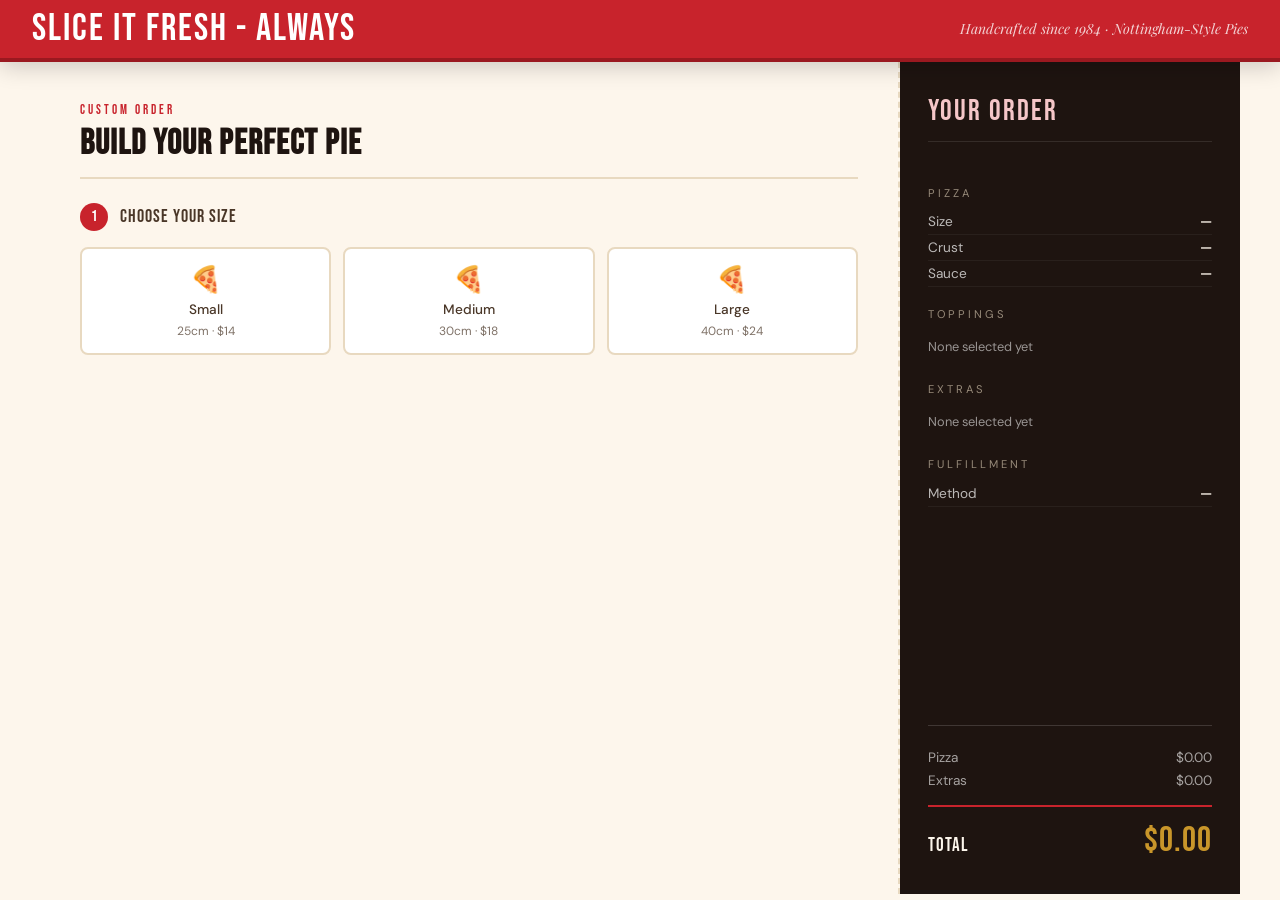
<file: demos/pizza.html>
<!DOCTYPE html>
<html lang="en">
<head>
<meta charset="UTF-8">
<meta name="viewport" content="width=device-width, initial-scale=1.0">
<link rel="icon" type="image/png" href="./sifa_favicon.png">
<title>Slice It Fresh - Always</title>

<link rel="preconnect" href="https://fonts.googleapis.com">
<link href="https://fonts.googleapis.com/css2?family=Bebas+Neue&family=Playfair+Display:ital,wght@0,700;1,400&family=DM+Sans:wght@400;500;600&display=swap" rel="stylesheet">
<style>
/* ── Reset ── */
*, *::before, *::after { box-sizing: border-box; margin: 0; padding: 0; }

:root {
    --red:        #c8232c;
    --red-dark:   #9b1920;
    --red-light:  #f5c6c8;
    --cream:      #fdf6ec;
    --tan:        #e8d9c0;
    --brown:      #4a3728;
    --charcoal:   #1e1410;
    --green:      #2d6a4f;
    --gold:       #c9962a;
    --white:      #ffffff;
    --font-display: 'Bebas Neue', sans-serif;
    --font-serif:   'Playfair Display', serif;
    --font-body:    'DM Sans', sans-serif;
}

body {
    background: var(--cream);
    color: var(--charcoal);
    font-family: var(--font-body);
    min-height: 100vh;
}

/* ── Header ── */
.site-header {
    background: var(--red);
    color: var(--white);
    padding: 0 2rem;
    display: flex;
    align-items: center;
    justify-content: space-between;
    position: sticky;
    top: 0;
    z-index: 100;
    border-bottom: 4px solid var(--red-dark);
    box-shadow: 0 4px 24px rgba(0,0,0,0.2);
}
.logo { font-family: var(--font-display); font-size: 2.4rem; letter-spacing: 2px; line-height: 1; padding: 0.6rem 0; }
.logo span { color: var(--tan); }
.header-tag { font-family: var(--font-serif); font-style: italic; font-size: 0.875rem; opacity: 0.8; }

/* ── Page layout ── */
.page {
    display: grid;
    grid-template-columns: 1fr 340px;
    max-width: 1200px;
    margin: 0 auto;
    min-height: calc(100vh - 68px);
}

/* ── Form side ── */
.form-side { padding: 2.5rem 2.5rem 4rem; border-right: 2px dashed var(--tan); }
.step-label { font-family: var(--font-display); font-size: 0.8rem; letter-spacing: 3px; color: var(--red); margin-bottom: 0.25rem; }
.step-title { font-family: var(--font-display); font-size: 2.2rem; letter-spacing: 1px; color: var(--charcoal); margin-bottom: 1.5rem; padding-bottom: 0.75rem; border-bottom: 2px solid var(--tan); }

/* ── Section ── */
.form-section { margin-bottom: 2.5rem; animation: fadeIn 0.35s ease both; }
.form-section:nth-child(2){animation-delay:.05s} .form-section:nth-child(3){animation-delay:.1s}
.form-section:nth-child(4){animation-delay:.15s} .form-section:nth-child(5){animation-delay:.2s}
.form-section:nth-child(6){animation-delay:.25s} .form-section:nth-child(7){animation-delay:.3s}

.section-head { display: flex; align-items: center; gap: 0.75rem; margin-bottom: 1rem; }
.section-num { width: 28px; height: 28px; background: var(--red); color: var(--white); border-radius: 50%; font-family: var(--font-display); font-size: 1rem; display: flex; align-items: center; justify-content: center; flex-shrink: 0; }
.section-name { font-family: var(--font-display); font-size: 1.1rem; letter-spacing: 1px; color: var(--brown); }

/* ── sifa-input wrappers ── */
.sifa-input { margin-bottom: 1rem; }

/* ── Radio cards ── */
.card-grid { display: grid; gap: 0.75rem; }
.card-grid-3 { grid-template-columns: repeat(3, 1fr); }
.card-grid-2 { grid-template-columns: repeat(2, 1fr); }

.sifa-input.card-group input[type="radio"] { display: none; }
.sifa-input.card-group label {
    display: flex; flex-direction: column; align-items: center; justify-content: center;
    padding: 0.9rem 0.5rem; border: 2px solid var(--tan); border-radius: 8px;
    cursor: pointer; background: var(--white); transition: all 0.18s ease;
    font-size: 0.85rem; font-weight: 500; text-align: center; color: var(--brown);
    min-height: 80px; gap: 0.3rem;
}
.sifa-input.card-group label:hover { border-color: var(--red); background: #fff8f8; }
.sifa-input.card-group input[type="radio"]:checked + label {
    border-color: var(--red); background: var(--red); color: var(--white);
    box-shadow: 0 4px 14px rgba(200,35,44,0.3);
}
.card-emoji { font-size: 1.6rem; display: block; }
.card-price { font-size: 0.75rem; opacity: 0.7; font-weight: 400; }

/* ── Topping checkboxes ── */
.topping-grid { display: grid; grid-template-columns: repeat(3, 1fr); gap: 0.5rem; }
.topping-item input[type="checkbox"] { display: none; }
.topping-item label {
    display: flex; align-items: center; gap: 0.4rem;
    padding: 0.5rem 0.65rem; border: 1.5px solid var(--tan); border-radius: 6px;
    cursor: pointer; font-size: 0.8rem; font-weight: 500; color: var(--brown);
    background: var(--white); transition: all 0.15s ease; user-select: none;
}
.topping-item label:hover { border-color: var(--red); }
.topping-item input[type="checkbox"]:checked + label { border-color: var(--green); background: #f0faf5; color: var(--green); }
.topping-item.topping-disabled label { opacity: 0.4; cursor: not-allowed; pointer-events: none; }

/* ── Topping limit bar ── */
.topping-limit-bar {
    display: flex; align-items: center; justify-content: space-between;
    background: var(--tan); border-radius: 6px; padding: 0.5rem 0.85rem;
    margin-bottom: 0.75rem; font-size: 0.8rem; font-weight: 600; color: var(--brown);
}
#topping-counter { font-family: var(--font-display); font-size: 1.1rem; color: var(--red); }

/* ── Extras ── */
.extras-grid { display: grid; grid-template-columns: 1fr 1fr; gap: 0.6rem; }
.extra-item input[type="checkbox"] { display: none; }
.extra-item label {
    display: flex; justify-content: space-between; align-items: center;
    padding: 0.7rem 0.9rem; border: 1.5px solid var(--tan); border-radius: 8px;
    cursor: pointer; font-size: 0.82rem; font-weight: 500; color: var(--brown);
    background: var(--white); transition: all 0.15s;
}
.extra-item label:hover { border-color: var(--gold); }
.extra-item input:checked + label { border-color: var(--gold); background: #fffbf0; }
.extra-price { color: var(--gold); font-weight: 700; font-size: 0.8rem; }

/* ── Text / textarea / select fields ── */
.field-label { display: block; font-size: 0.8rem; font-weight: 600; color: var(--brown); margin-bottom: 0.4rem; letter-spacing: 0.02em; }
.text-field, .textarea-field, .select-field {
    width: 100%; padding: 0.7rem 1rem; border: 2px solid var(--tan); border-radius: 8px;
    font-family: var(--font-body); font-size: 0.9rem; background: var(--white);
    color: var(--charcoal); outline: none; transition: border-color 0.15s;
}
.text-field:focus, .textarea-field:focus, .select-field:focus { border-color: var(--red); }
.textarea-field { resize: vertical; min-height: 80px; }
.select-field {
    cursor: pointer; appearance: none;
    background-image: url("data:image/svg+xml,%3Csvg xmlns='http://www.w3.org/2000/svg' width='16' height='16' viewBox='0 0 24 24'%3E%3Cpath fill='%234a3728' d='M7 10l5 5 5-5z'/%3E%3C/svg%3E");
    background-repeat: no-repeat; background-position: right 0.75rem center;
}

/* ── Validation messages ── */
.val-msg {
    font-size: 0.78rem; font-weight: 600; margin-top: 0.4rem;
    padding: 0.35rem 0.65rem; border-radius: 4px;
}
.val-msg.is-error { background: var(--red-light); color: var(--red-dark); }
.val-msg.is-ok    { background: #d1fae5; color: var(--green); }

/* ── Submit button ── */
.sifa-input.submit-wrap { margin-top: 1rem; }
.submit-btn {
    width: 100%; padding: 1rem; background: var(--red); color: var(--white);
    border: none; border-radius: 10px; font-family: var(--font-display);
    font-size: 1.4rem; letter-spacing: 2px; cursor: pointer;
    transition: background 0.18s, transform 0.1s;
    box-shadow: 0 6px 20px rgba(200,35,44,0.35);
}
.submit-btn:hover { background: var(--red-dark); transform: translateY(-1px); }
.submit-btn:active { transform: translateY(0); }

/* ── Two-col grid helper ── */
.two-col { display: grid; grid-template-columns: 1fr 1fr; gap: 0.75rem; }

/* ── Summary side ── */
.summary-side {
    background: var(--charcoal); color: var(--cream);
    padding: 2rem 1.75rem; position: sticky; top: 68px;
    height: calc(100vh - 68px); overflow-y: auto;
    display: flex; flex-direction: column;
}
.summary-title { font-family: var(--font-display); font-size: 1.8rem; letter-spacing: 2px; color: var(--red-light); margin-bottom: 1.5rem; padding-bottom: 0.75rem; border-bottom: 1px solid rgba(255,255,255,0.1); }
.s-sec { font-size: 0.7rem; letter-spacing: 3px; text-transform: uppercase; color: var(--tan); opacity: 0.6; margin: 1.25rem 0 0.6rem; }
.s-line { display: flex; justify-content: space-between; align-items: flex-start; font-size: 0.85rem; padding: 0.25rem 0; border-bottom: 1px solid rgba(255,255,255,0.05); gap: 0.5rem; }
.s-label { color: rgba(255,255,255,0.7); }
.s-val   { color: var(--cream); font-weight: 600; text-align: right; }
.s-toppings { font-size: 0.8rem; color: rgba(255,255,255,0.55); line-height: 1.7; margin: 0.3rem 0; }

.price-block { margin-top: auto; padding-top: 1.25rem; border-top: 1px solid rgba(255,255,255,0.15); }
.p-row { display: flex; justify-content: space-between; font-size: 0.85rem; padding: 0.2rem 0; color: rgba(255,255,255,0.6); }
.p-total { display: flex; justify-content: space-between; align-items: baseline; margin-top: 0.75rem; padding-top: 0.75rem; border-top: 2px solid var(--red); }
.p-total-label  { font-family: var(--font-display); font-size: 1.2rem; letter-spacing: 1px; color: var(--cream); }
.p-total-amount { font-family: var(--font-display); font-size: 2.2rem; color: var(--gold); letter-spacing: 1px; }

/* ── Confirm overlay ── */
.confirm-overlay { display: none; position: fixed; inset: 0; background: rgba(0,0,0,0.75); z-index: 999; align-items: center; justify-content: center; }
.confirm-overlay.show { display: flex; }
.confirm-box { background: var(--cream); border-radius: 16px; padding: 3rem 2.5rem; max-width: 440px; width: 90%; text-align: center; border-top: 8px solid var(--red); animation: popIn 0.3s cubic-bezier(0.34,1.56,0.64,1); }
@keyframes popIn { from{transform:scale(0.8);opacity:0} to{transform:scale(1);opacity:1} }
.confirm-icon  { font-size: 4rem; margin-bottom: 1rem; display: block; }
.confirm-title { font-family: var(--font-display); font-size: 2.2rem; color: var(--red); letter-spacing: 1px; margin-bottom: 0.5rem; }
.confirm-sub   { font-family: var(--font-serif); font-style: italic; color: var(--brown); margin-bottom: 1.5rem; font-size: 1rem; }
.confirm-detail { background: var(--charcoal); color: var(--cream); border-radius: 10px; padding: 1rem 1.25rem; text-align: left; font-size: 0.82rem; line-height: 1.8; margin-bottom: 1.5rem; }
.confirm-close { background: var(--red); color: var(--white); border: none; padding: 0.75rem 2rem; border-radius: 8px; font-family: var(--font-display); font-size: 1.1rem; letter-spacing: 1px; cursor: pointer; }

/* ── Animations ── */
@keyframes fadeIn { from{opacity:0;transform:translateY(8px)} to{opacity:1;transform:translateY(0)} }

/* ── Responsive ── */
@media (max-width: 820px) {
    .page { grid-template-columns: 1fr; }
    .summary-side { position: static; height: auto; order: -1; }
    .topping-grid { grid-template-columns: repeat(2, 1fr); }
}
</style>
</head>
<body>

<header class="site-header">
    <div class="logo">Slice It Fresh - Always</div>
    <div class="header-tag">Handcrafted since 1984 · Nottingham-Style Pies</div>
</header>

<div class="page">

<!-- ════════════════════════════════════════
     FORM
════════════════════════════════════════ -->
<div class="form-side">
    <div class="step-label">CUSTOM ORDER</div>
    <h1 class="step-title">BUILD YOUR PERFECT PIE</h1>

    <!-- ① SIZE -->
    <div class="form-section">
        <div class="section-head">
            <div class="section-num">1</div>
            <div class="section-name">CHOOSE YOUR SIZE</div>
        </div>
        <div class="card-grid card-grid-3">
            <div class="sifa-input card-group" id="size-small">
                <input type="radio" name="size" id="sz_small" value="small" />
                <label for="sz_small"><span class="card-emoji">🍕</span>Small<span class="card-price">25cm · $14</span></label>
            </div>
            <div class="sifa-input card-group" id="size-medium">
                <input type="radio" name="size" id="sz_medium" value="medium" />
                <label for="sz_medium"><span class="card-emoji">🍕</span>Medium<span class="card-price">30cm · $18</span></label>
            </div>
            <div class="sifa-input card-group" id="size-large">
                <input type="radio" name="size" id="sz_large" value="large" />
                <label for="sz_large"><span class="card-emoji">🍕</span>Large<span class="card-price">40cm · $24</span></label>
            </div>
        </div>
        <div id="val-size" class="val-msg"></div>
    </div>

    <!-- ② CRUST (sifa-group — hidden until size chosen) -->
    <div class="form-section sifa-group" id="crust-section">
        <div class="section-head">
            <div class="section-num">2</div>
            <div class="section-name">CHOOSE YOUR CRUST</div>
        </div>
        <div class="card-grid card-grid-3">
            <div class="sifa-input card-group" id="crust-thin">
                <input type="radio" name="crust" id="cr_thin" value="thin" />
                <label for="cr_thin"><span class="card-emoji">🫓</span>Thin &amp; Crispy<span class="card-price">Classic</span></label>
            </div>
            <div class="sifa-input card-group" id="crust-traditional">
                <input type="radio" name="crust" id="cr_trad" value="traditional" />
                <label for="cr_trad"><span class="card-emoji">🥖</span>Traditional<span class="card-price">Our favourite</span></label>
            </div>
            <div class="sifa-input card-group" id="crust-stuffed">
                <input type="radio" name="crust" id="cr_stuff" value="stuffed" />
                <label for="cr_stuff"><span class="card-emoji">🧀</span>Stuffed Crust<span class="card-price">+$3.50</span></label>
            </div>
        </div>
        <!-- GF option — hidden for large -->
        <div class="sifa-group" id="gf-option" style="margin-top:0.6rem;">
            <div class="card-grid" style="grid-template-columns:1fr;">
                <div class="sifa-input card-group" id="crust-gf">
                    <input type="radio" name="crust" id="cr_gf" value="glutenfree" />
                    <label for="cr_gf"><span class="card-emoji">🌾</span>Gluten Free Base<span class="card-price">+$4.00 · Small &amp; Medium only</span></label>
                </div>
            </div>
        </div>
    </div>

    <!-- ③ SAUCE (hidden until crust chosen) -->
    <div class="form-section sifa-group" id="sauce-section">
        <div class="section-head">
            <div class="section-num">3</div>
            <div class="section-name">CHOOSE YOUR SAUCE</div>
        </div>
        <div class="card-grid card-grid-3">
            <div class="sifa-input card-group" id="sauce-tomato">
                <input type="radio" name="sauce" id="sc_tom" value="tomato" />
                <label for="sc_tom"><span class="card-emoji">🍅</span>Napoli Tomato</label>
            </div>
            <div class="sifa-input card-group" id="sauce-bbq">
                <input type="radio" name="sauce" id="sc_bbq" value="bbq" />
                <label for="sc_bbq"><span class="card-emoji">🔥</span>Smoky BBQ</label>
            </div>
            <div class="sifa-input card-group" id="sauce-white">
                <input type="radio" name="sauce" id="sc_wht" value="white" />
                <label for="sc_wht"><span class="card-emoji">🤍</span>Garlic White</label>
            </div>
        </div>
    </div>

    <!-- ④ TOPPINGS (hidden until sauce chosen) -->
    <div class="form-section sifa-group" id="toppings-section">
        <div class="section-head">
            <div class="section-num">4</div>
            <div class="section-name">CHOOSE YOUR TOPPINGS</div>
        </div>
        <div class="topping-limit-bar">
            <span>Select up to <strong id="topping-max-label">3</strong> toppings</span>
            <span class="sifa-element" id="topping-counter">0 / 3</span>
        </div>
        <div class="topping-grid">
            <div class="sifa-input topping-item" id="top-pepperoni">
                <input type="checkbox" name="toppings" id="tp_pep" value="pepperoni" />
                <label for="tp_pep">🍖 Pepperoni</label>
            </div>
            <div class="sifa-input topping-item" id="top-ham">
                <input type="checkbox" name="toppings" id="tp_ham" value="ham" />
                <label for="tp_ham">🥩 Leg Ham</label>
            </div>
            <div class="sifa-input topping-item" id="top-chicken">
                <input type="checkbox" name="toppings" id="tp_chk" value="chicken" />
                <label for="tp_chk">🍗 Grilled Chicken</label>
            </div>
            <div class="sifa-input topping-item" id="top-mushroom">
                <input type="checkbox" name="toppings" id="tp_msh" value="mushroom" />
                <label for="tp_msh">🍄 Mushrooms</label>
            </div>
            <div class="sifa-input topping-item" id="top-capsicum">
                <input type="checkbox" name="toppings" id="tp_cap" value="capsicum" />
                <label for="tp_cap">🫑 Capsicum</label>
            </div>
            <div class="sifa-input topping-item" id="top-onion">
                <input type="checkbox" name="toppings" id="tp_oni" value="onion" />
                <label for="tp_oni">🧅 Red Onion</label>
            </div>
            <div class="sifa-input topping-item" id="top-olives">
                <input type="checkbox" name="toppings" id="tp_olv" value="olives" />
                <label for="tp_olv">🫒 Olives</label>
            </div>
            <div class="sifa-input topping-item" id="top-pineapple">
                <input type="checkbox" name="toppings" id="tp_pin" value="pineapple" />
                <label for="tp_pin">🍍 Pineapple</label>
            </div>
            <div class="sifa-input topping-item" id="top-anchovies">
                <input type="checkbox" name="toppings" id="tp_anc" value="anchovies" />
                <label for="tp_anc">🐟 Anchovies</label>
            </div>
        </div>
        <div id="val-toppings" class="val-msg"></div>
    </div>

    <!-- ⑤ EXTRAS (hidden until sauce chosen) -->
    <div class="form-section sifa-group" id="extras-section">
        <div class="section-head">
            <div class="section-num">5</div>
            <div class="section-name">ADD EXTRAS</div>
        </div>
        <div class="extras-grid">
            <div class="sifa-input extra-item" id="extra-extra-cheese">
                <input type="checkbox" name="extras" id="ex_cheese" value="extra_cheese" />
                <label for="ex_cheese">Extra Cheese <span class="extra-price">+$2</span></label>
            </div>
            <div class="sifa-input extra-item" id="extra-garlic-bread">
                <input type="checkbox" name="extras" id="ex_bread" value="garlic_bread" />
                <label for="ex_bread">Garlic Bread <span class="extra-price">+$5</span></label>
            </div>
            <div class="sifa-input extra-item" id="extra-dip">
                <input type="checkbox" name="extras" id="ex_dip" value="dip" />
                <label for="ex_dip">Dipping Sauce <span class="extra-price">+$1.50</span></label>
            </div>
            <div class="sifa-input extra-item" id="extra-soft-drink">
                <input type="checkbox" name="extras" id="ex_drink" value="soft_drink" />
                <label for="ex_drink">Soft Drink 600ml <span class="extra-price">+$3.50</span></label>
            </div>
        </div>
    </div>

    <!-- ⑥ FULFILLMENT (hidden until sauce chosen) -->
    <div class="form-section sifa-group" id="fulfillment-section">
        <div class="section-head">
            <div class="section-num">6</div>
            <div class="section-name">PICKUP OR DELIVERY?</div>
        </div>
        <div class="card-grid card-grid-2" style="margin-bottom:1rem">
            <div class="sifa-input card-group" id="fulfil-pickup">
                <input type="radio" name="fulfillment" id="ful_pick" value="pickup" />
                <label for="ful_pick"><span class="card-emoji">🏪</span>Pickup<span class="card-price">Ready in 15 min</span></label>
            </div>
            <div class="sifa-input card-group" id="fulfil-delivery">
                <input type="radio" name="fulfillment" id="ful_del" value="delivery" />
                <label for="ful_del"><span class="card-emoji">🛵</span>Home Delivery<span class="card-price">+$4.50 · 30–45 min</span></label>
            </div>
        </div>

        <!-- Address — only shown if delivery -->
        <div class="sifa-group" id="address-fields" style="display:none">
            <div class="sifa-input" id="street-field">
                <label class="field-label" for="street">Street Address</label>
                <input class="text-field" type="text" id="street" name="street" placeholder="123 Main Street" />
            </div>
            <div class="two-col" style="margin-top:0.75rem">
                <div class="sifa-input" id="suburb-field">
                    <label class="field-label" for="suburb">Suburb</label>
                    <input class="text-field" type="text" id="suburb" name="suburb" placeholder="Suburb" />
                </div>
                <div class="sifa-input" id="postcode-field">
                    <label class="field-label" for="postcode">Postcode</label>
                    <input class="text-field" type="text" id="postcode" name="postcode" placeholder="3000" />
                </div>
            </div>
            <div id="val-address" class="val-msg"></div>
        </div>
    </div>

    <!-- ⑦ CONTACT (hidden until sauce chosen) -->
    <div class="form-section sifa-group" id="contact-section">
        <div class="section-head">
            <div class="section-num">7</div>
            <div class="section-name">YOUR DETAILS</div>
        </div>
        <div class="two-col">
            <div class="sifa-input" id="firstname-field">
                <label class="field-label" for="firstname">First Name</label>
                <input class="text-field" type="text" id="firstname" name="firstname" placeholder="Jane" />
            </div>
            <div class="sifa-input" id="phone-field">
                <label class="field-label" for="phone">Phone</label>
                <input class="text-field" type="tel" id="phone" name="phone" placeholder="04xx xxx xxx" />
            </div>
        </div>
        <div class="sifa-input" id="notes-field" style="margin-top:0.75rem">
            <label class="field-label" for="notes">Special Instructions</label>
            <textarea class="textarea-field" id="notes" name="notes" placeholder="Allergy info, gate codes, extra napkins..."></textarea>
        </div>
        <div id="val-contact" class="val-msg"></div>
    </div>

    <!-- Submit (hidden until sauce chosen) -->
    <div class="sifa-group" id="submit-section">
        <div class="sifa-input submit-wrap" id="btn-field">
            <button class="submit-btn" id="place-order-btn" name="place_order_btn">
                PLACE MY ORDER →
            </button>
        </div>
    </div>

</div><!-- /form-side -->


<!-- ════════════════════════════════════════
     SUMMARY SIDEBAR
════════════════════════════════════════ -->
<aside class="summary-side">
    <div class="summary-title">YOUR ORDER</div>

    <div class="s-sec">PIZZA</div>
    <div class="s-line"><span class="s-label">Size</span><span class="s-val sifa-element" id="sum-size">—</span></div>
    <div class="s-line"><span class="s-label">Crust</span><span class="s-val sifa-element" id="sum-crust">—</span></div>
    <div class="s-line"><span class="s-label">Sauce</span><span class="s-val sifa-element" id="sum-sauce">—</span></div>

    <div class="s-sec">TOPPINGS</div>
    <div class="s-toppings sifa-element" id="sum-toppings">None selected yet</div>

    <div class="s-sec">EXTRAS</div>
    <div class="s-toppings sifa-element" id="sum-extras">None selected yet</div>

    <div class="s-sec">FULFILLMENT</div>
    <div class="s-line"><span class="s-label">Method</span><span class="s-val sifa-element" id="sum-fulfillment">—</span></div>
    <div class="s-line sifa-element" id="sum-address-row" style="display:none">
        <span class="s-label">Address</span><span class="s-val sifa-element" id="sum-address">—</span>
    </div>

    <div class="price-block">
        <div class="p-row"><span>Pizza</span><span class="sifa-element" id="sum-pizza-price">$0.00</span></div>
        <div class="p-row"><span>Extras</span><span class="sifa-element" id="sum-extras-price">$0.00</span></div>
        <div class="p-row sifa-element" id="sum-delivery-row" style="display:none"><span>Delivery</span><span>$4.50</span></div>
        <div class="p-total">
            <span class="p-total-label">TOTAL</span>
            <span class="p-total-amount sifa-element" id="sum-total">$0.00</span>
        </div>
    </div>
</aside>

</div><!-- /page -->

<!-- ── Confirmation ── -->
<div class="confirm-overlay" id="confirm-overlay">
    <div class="confirm-box">
        <span class="confirm-icon">🍕</span>
        <div class="confirm-title">ORDER RECEIVED!</div>
        <div class="confirm-sub">Your pizza is on its way to the oven.</div>
        <div class="confirm-detail" id="confirm-detail"></div>
        <button class="confirm-close" onclick="document.getElementById('confirm-overlay').classList.remove('show')">
            ORDER ANOTHER →
        </button>
    </div>
</div>


<script type="module">
import SifaEngine from '../sifa.engine.js';

new SifaEngine({
    debug: false,
    targetValidation:"#val-contact",
    rules: [
        {
            event: 'LOAD',
            enable: true,
            priority: 0,
            desc: 'Hide all sections except size on load',
            rules: [
                {
                    ref: 'hide_page_group_on_load',
                    enable: true,
                    priority: 0,
                    active: 'true',
                    condition: 'true',
                    true_actions: [
                        'sifa_hideElement("group_submit_section")',
                        'sifa_hideElement("group_contact_section")',
                        'sifa_hideElement("group_fulfillment_section")',
                        'sifa_hideElement("group_extras_section")',
                        'sifa_hideElement("group_toppings_section")',
                        'sifa_hideElement("group_sauce_section")',
                        'sifa_hideElement("group_crust_section")'
                    ],
                    false_actions: []
                }
            ]
        },
        {
            event: 'CHANGE',
            enable: true,
            priority: 0,
            desc: 'Calculate price and update summary on any change',
            rules: [
                {
                    ref: 'pizza_price_calculation',
                    enable: true,
                    priority: 0,
                    active: 'true',
                    condition: 'true',
                    true_actions: [
                        'sifa_answerContains("field_size", "small") ?             sifa_addPriceLine("pizza_price", "base price", "pizza", 14, "UNIT", true) : null',
                        'sifa_answerContains("field_size", "medium") ?            sifa_addPriceLine("pizza_price", "base price", "pizza", 18, "UNIT", true) : null',
                        'sifa_answerContains("field_size", "large") ?             sifa_addPriceLine("pizza_price", "base price", "pizza", 24, "UNIT", true) : null',
                        'sifa_answerContains("field_crust", "stuffed") ?          sifa_addPriceLine("pizza_crust", "base price", "pizza", 3.50, "UNIT", true) : null',
                        'sifa_answerContains("field_crust", "glutenfree") ?       sifa_addPriceLine("pizza_crust", "base price", "pizza", 4.00, "UNIT", true) : null',

                        'sifa_answerContains("field_extras", "extra_cheese") ?    sifa_addPriceLine("extra_cheese", "additional price", "extra", 2.00, "UNIT", true) : null',
                        'sifa_answerContains("field_extras", "garlic_bread") ?    sifa_addPriceLine("garlic_bread", "additional price", "extra", 5.00, "UNIT", true) : null',
                        'sifa_answerContains("field_extras", "dip") ?             sifa_addPriceLine("dip", "additional price", "extra", 1.50, "UNIT", true) : null',
                        'sifa_answerContains("field_extras", "soft_drink") ?      sifa_addPriceLine("soft_drink", "additional price", "extra", 3.50, "UNIT", true) : null',
                        'sifa_answerContains("field_fulfillment", "delivery") ?   sifa_addPriceLine("fulfillment", "additional price", "extra", 4.50, "UNIT", true) : sifa_removePriceLine("fulfillment")',

                        'sifa_setElementText("ele_sum_pizza_price", "$" + sifa_getPriceTypeTotal("pizza").toFixed(2))',
                        'sifa_setElementText("ele_sum_extras_price", "$" + sifa_getPriceTypeTotal("extra").toFixed(2))',
                        'sifa_setElementText("ele_sum_total", "$" + sifa_getPriceTotal("pizza_price"))',

                        'sifa_answerContains("field_size", "small") ?             sifa_setVariable("toppings_limit", 3) : null',
                        'sifa_answerContains("field_size", "medium") ?            sifa_setVariable("toppings_limit", 4) : null',
                        'sifa_answerContains("field_size", "large") ?             sifa_setVariable("toppings_limit", 5) : null',
                    ],
                    false_actions: []
                },
                {
                    ref: 'any_change_run_actions',
                    enable: true,
                    priority: 0,
                    active: 'true',
                    condition: 'true',
                    true_actions: [
                        'sifa_setElementText("ele_topping_counter", (sifa_length(sifa_getValue("field_toppings")) ? sifa_length(sifa_getValue("field_toppings")) : "0") + " / " + sifa_getVariable("toppings_limit"))',
                        'sifa_setElementText("ele_sum_toppings", sifa_length(sifa_getValue("field_toppings")) > 0 ? sifa_upperCase(sifa_getValue("field_toppings")).join(" · ") : "None selected")',
                    ],
                    false_actions: []
                },
                {
                    ref: 'show_crust_when_size_chosen',
                    enable: true,
                    priority: 0,
                    active: 'true',
                    condition: 'sifa_answerNotEmpty("field_size")',
                    true_actions: [
                        'sifa_showElement("group_crust_section")',
                        'sifa_setElementText("ele_sum_size", sifa_upperCase(sifa_getValue("field_size")))',
                    ],
                    false_actions: [
                        'sifa_hideElement("group_crust_section")',
                        'sifa_setElementText("ele_sum_size", "—")',
                    ]
                },
                {
                    ref: 'show_sauce_when_crust_chosen',
                    enable: true,
                    priority: 0,
                    active: 'true',
                    condition: 'sifa_answerNotEmpty("field_crust")',
                    true_actions: [
                        'sifa_showElement("group_sauce_section")',
                        'sifa_setElementText("ele_sum_crust", sifa_upperCase(sifa_getValue("field_crust")))',
                    ],
                    false_actions: [
                        'sifa_hideElement("group_sauce_section")',
                        'sifa_setElementText("ele_sum_crust", "—")',
                    ]
                },
                {
                    ref: 'show_toppings_when_sauce_chosen',
                    enable: true,
                    priority: 0,
                    active: 'true',
                    condition: 'sifa_answerNotEmpty("field_sauce")',
                    true_actions: [
                        'sifa_showElement("group_toppings_section")',
                        'sifa_showElement("group_extras_section")',
                        'sifa_setElementText("ele_sum_sauce", sifa_upperCase(sifa_getValue("field_sauce")))',
                    ],
                    false_actions: [
                        'sifa_hideElement("group_toppings_section")',
                        'sifa_hideElement("group_extras_section")',
                        'sifa_setElementText("ele_sum_sauce", "—")',
                    ]
                },
                {
                    ref: 'show_delivery_when_topping_chosen',
                    enable: true,
                    priority: 0,
                    active: 'true',
                    condition: 'sifa_length(sifa_getValue("field_toppings")) == sifa_getVariable("toppings_limit")',
                    true_actions: [
                        'sifa_showElement("group_fulfillment_section")',
                        'sifa_showElement("group_contact_section")',
                        'sifa_showElement("group_submit_section")',
                    ],
                    false_actions: [
                        'sifa_hideElement("group_fulfillment_section")',
                        'sifa_hideElement("group_contact_section")',
                        'sifa_hideElement("group_submit_section")',
                    ]
                },
                {
                    ref: 'show_delivery_when_topping_chosen',
                    enable: true,
                    priority: 0,
                    active: 'true',
                    condition: 'sifa_length(sifa_getValue("field_toppings")) > sifa_getVariable("toppings_limit")',
                    true_actions: [
                        'sifa_setElementText("ele_sum_toppings", "To many toppings selected!<br/> Please remove some.")',
                    ],
                    false_actions: []
                },
                {
                    ref: 'set_extra_toppings',
                    enable: true,
                    priority: 0,
                    active: 'true',
                    condition: 'sifa_length(sifa_getValue("field_extras")) > 0',
                    true_actions: [
                        'sifa_setElementText("ele_sum_extras", sifa_upperCase(sifa_getValue("field_extras")).join(" · "))',
                    ],
                    false_actions: [
                        'sifa_setElementText("ele_sum_extras", "None selected yet")',
                    ]
                },
                {
                    ref: 'show_delivery_when_topping_chosen',
                    enable: true,
                    priority: 0,
                    active: 'true',
                    condition: 'sifa_answerEquals("field_fulfillment", "delivery")',
                    true_actions: [
                        'sifa_showElement("group_address_fields")'
                    ],
                    false_actions: [
                        'sifa_hideElement("group_address_fields")'
                    ]
                },
                {
                    ref: 'set_delivery_method',
                    enable: true,
                    priority: 0,
                    active: 'true',
                    condition: 'sifa_length(sifa_getValue("field_fulfillment")) > 0',
                    true_actions: [
                        'sifa_setElementText("ele_sum_fulfillment", sifa_getValue("field_fulfillment"))',
                    ],
                    false_actions: [
                        'sifa_setElementText("ele_sum_fulfillment", "—")',
                    ]
                }
            ]
        }
    ],
    variables: {
        'pizza': 'test',
    },
    validationRules: [
        {
            ref:'val_size', enable:true,
            condition:'sifa_inputIsEmpty("field_size")',
            true_message:'Please choose a size to continue.',
            false_message:''
        },
        {
            ref:'val_crust', enable:true,
            condition:'sifa_inputIsEmpty("field_crust")',
            true_message:'Please choose a crust.',
            false_message:''
        },
        {
            ref:'val_sauce', enable:true,
            condition:'sifa_inputIsEmpty("field_sauce")',
            true_message:'Please choose a sauce.',
            false_message:''
        },
        {
            ref:'val_address_street', enable:true,
            condition:'sifa_answerEquals("field_fulfillment","delivery") && sifa_inputIsEmpty("field_street")',
            true_message:'Please enter your street address.',
            false_message:''
        },
        {
            ref:'val_address_suburb', enable:true,
            condition:'sifa_answerEquals("field_fulfillment","delivery") && sifa_inputIsEmpty("field_suburb")',
            true_message:'Please enter your suburb.',
            false_message:''
        },
        {
            ref:'val_firstname', enable:true,
            condition:'sifa_inputIsEmpty("field_firstname")',
            true_message:'Please enter your first name.',
            false_message:''
        },
        {
            ref:'val_phone', enable:true,
            condition:'sifa_inputIsEmpty("field_phone")',
            true_message:'Please enter your phone number.',
            false_message:''
        }
    ],
    events: {
        LOAD: (outcome) => {

        },
        CHANGE: (target, outcome) => {
            
        }
    }
});

console.log(SIFA);

// ── Submit handler ──────────────────────────────────────────────────────────
document.getElementById('place-order-btn').addEventListener('click', async () => {
    const result = await SIFA.onSaveEvent(['answers', 'validation']);
    const a = result.answers;
    const v = result.validation;

    // Check at-least-one-topping (not covered by validationRules easily)
    const tops = a['field_toppings'];
    const hasTopping = Array.isArray(tops) && tops.length > 0;
    if (!hasTopping) {
        document.getElementById('val-toppings').textContent = 'Please add at least one topping.';
        document.getElementById('val-toppings').className = 'val-msg is-error';
    } else {
        document.getElementById('val-toppings').className = 'val-msg';
    }

    // Render validation messages onto the page
    const valMap = {
        val_size:           'val-size',
        val_address_street: 'val-address',
        val_address_suburb: 'val-address',
        val_firstname:      'val-contact',
        val_phone:          'val-contact',
    };
    // Clear all first
    ['val-size','val-address','val-contact'].forEach(id => {
        document.getElementById(id).textContent = '';
        document.getElementById(id).className = 'val-msg';
    });
    // Apply errors
    let hasErrors = !hasTopping;
    for (const [ref, elId] of Object.entries(valMap)) {
        if (v[ref]?.outcome === true) {
            const el = document.getElementById(elId);
            el.textContent = v[ref].message;
            el.className = 'val-msg is-error';
            hasErrors = true;
        }
    }

    if (hasErrors) return;

    document.getElementById('confirm-detail').innerHTML = `
        <strong style="color:var(--tan)">ORDER SUMMARY</strong><br>
        📏 ${SIFA.outcome.answers['field_size'] || '—'}<br>
        🫓 ${SIFA.outcome.answers['field_crust'] || '—'} crust<br>
        🍅 ${SIFA.outcome.answers['field_sauce'] || '—'} sauce<br>
        🧄 Toppings: ${(SIFA.outcome.answers['field_toppings'] || []).join(', ') || 'none'}<br>
        ${SIFA.outcome.answers['field_extras'] ? '➕ Extras: ' + SIFA.outcome.answers['field_extras'].join(', ') + '<br>' : ''}
        ${SIFA.outcome.answers['field_fulfillment'] === 'delivery' ? '🛵 Delivery to: ' + [SIFA.outcome.answers['field_street'], SIFA.outcome.answers['field_suburb'], SIFA.outcome.answers['field_postcode']].filter(Boolean).join(', ') + '<br>' : '🏪 Pickup<br>'}
        👤 ${SIFA.outcome.answers['field_firstname'] || ''} · ${SIFA.outcome.answers['field_phone'] || ''}<br>
        ${SIFA.outcome.answers['field_notes']!=null ? '📝 ' + SIFA.outcome.answers['field_notes'] + '<br>' : ''}
        <br><strong style="color:var(--gold)">TOTAL: ${SIFA.elements['ele_sum_total'].innerHTML}</strong>
    `;
    
    document.getElementById('confirm-overlay').classList.add('show');
});
</script>
</body>
</html>
</file>
